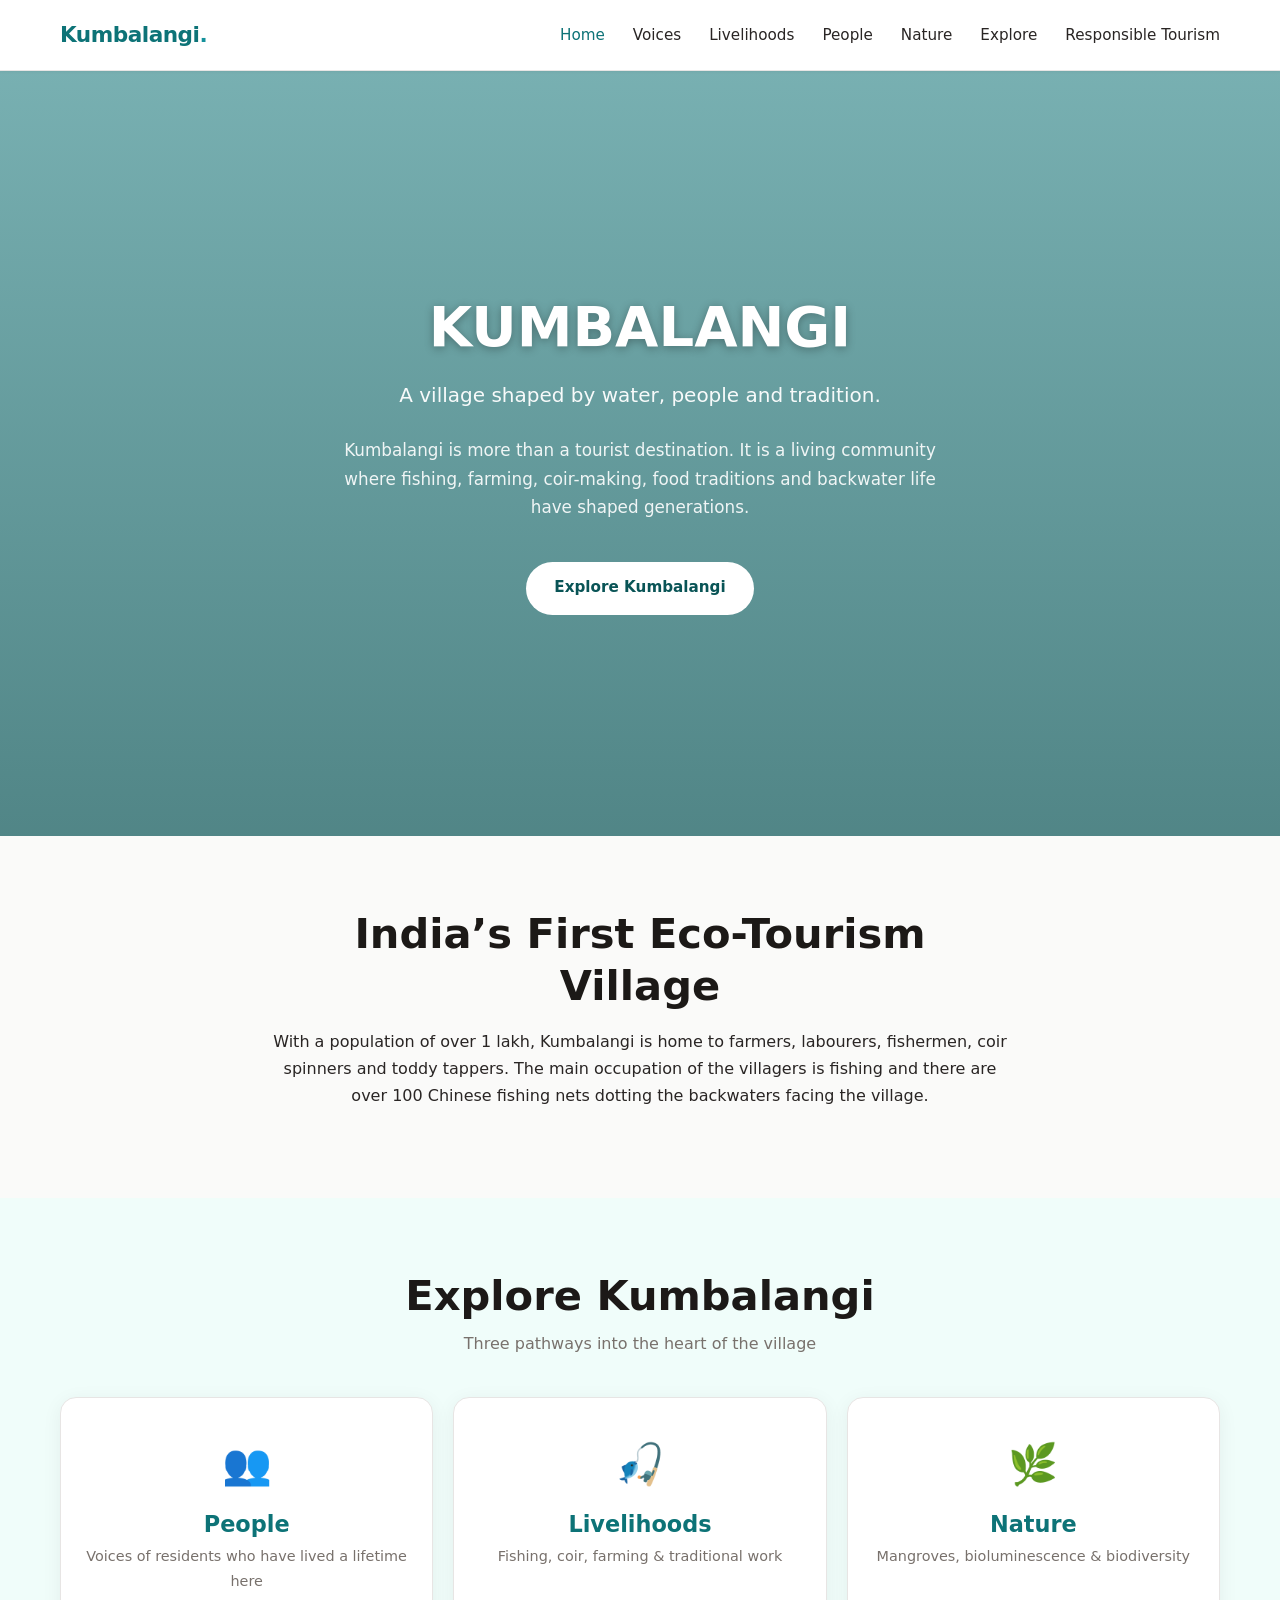
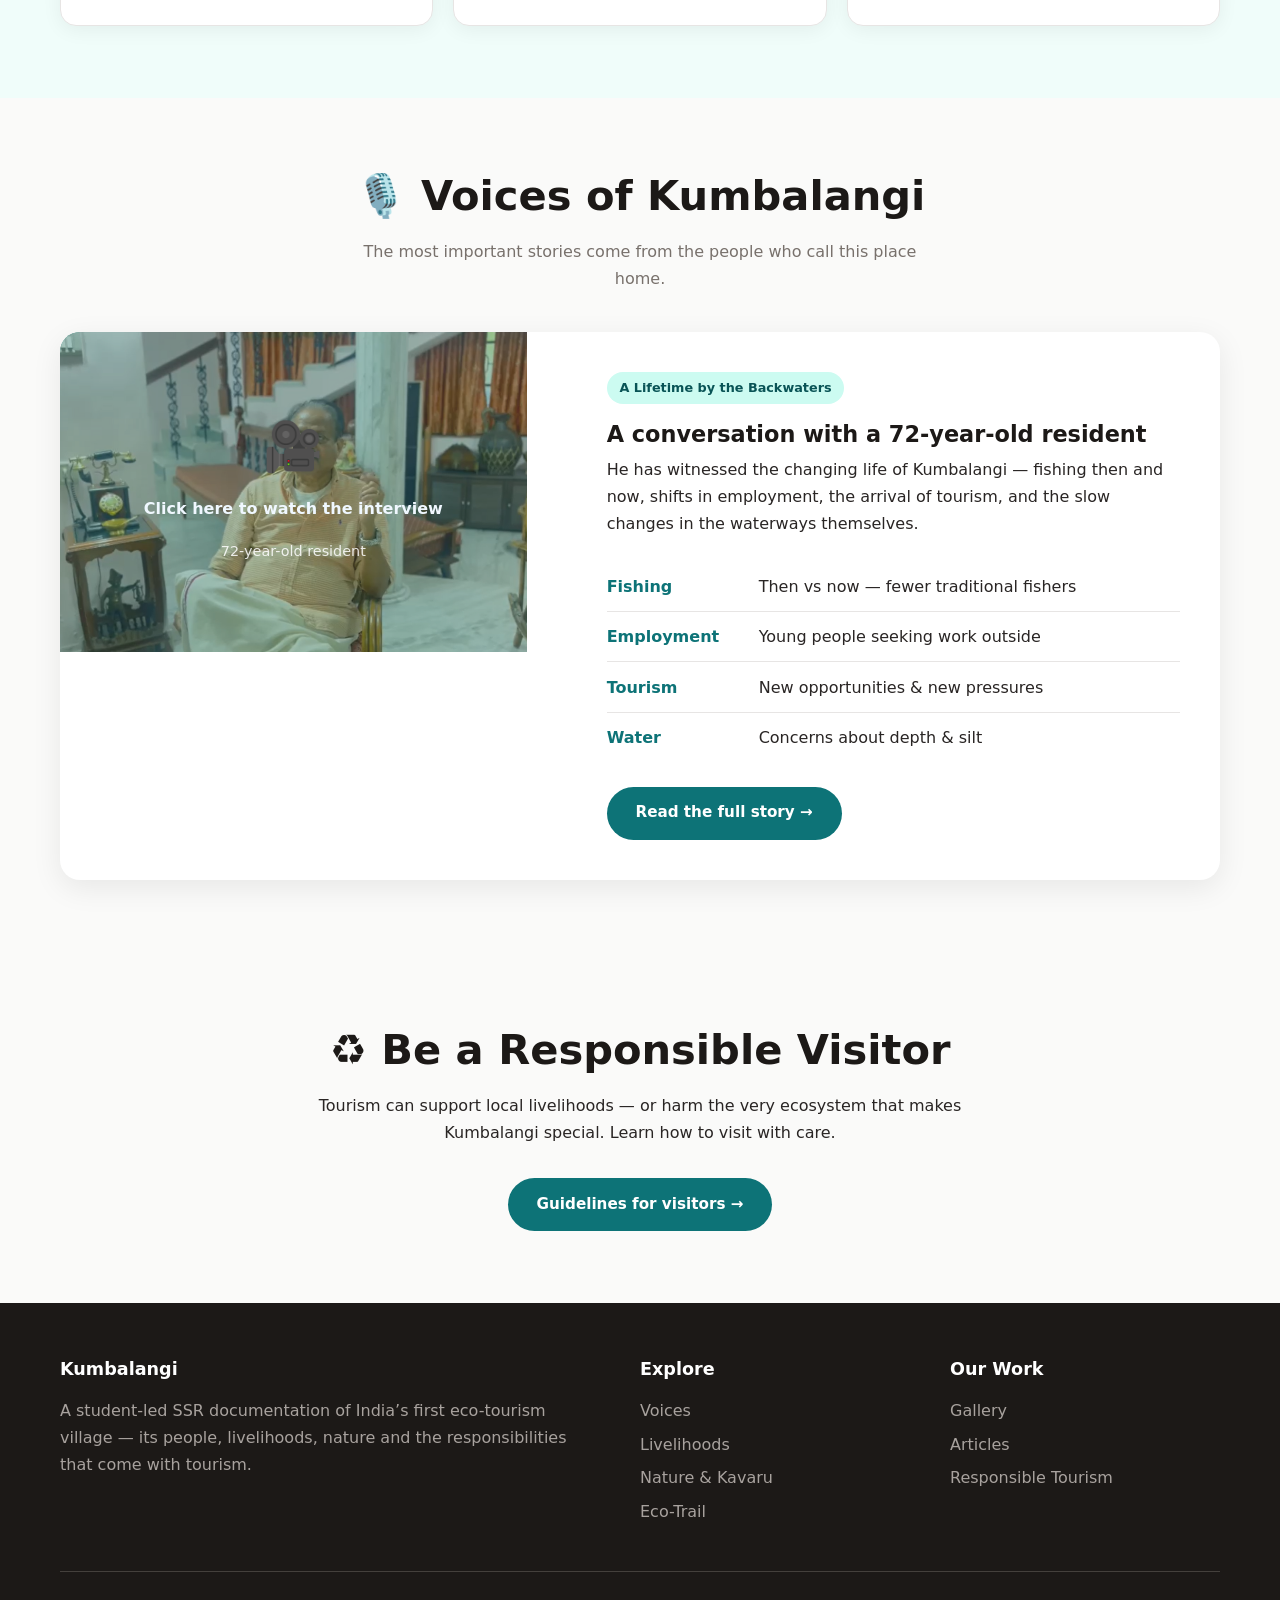
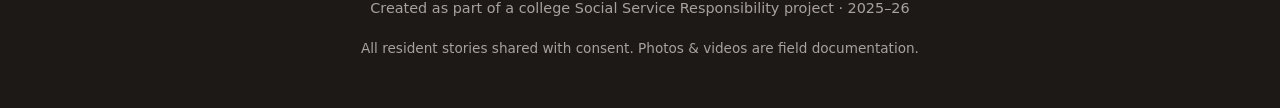
<file: index.html>
<!DOCTYPE html>
<html lang="en">
<head>
  <meta charset="UTF-8">
  <meta name="viewport" content="width=device-width, initial-scale=1.0">
  <title>Kumbalangi — A Village Shaped by Water, People & Tradition</title>
  <meta name="description" content="Explore Kumbalangi, India's first eco-tourism village. Discover its people, livelihoods, nature, bioluminescence (kavaru), and our SSR contribution.">
  <link rel="stylesheet" href="./css/style.css">
</head>
<body>
  <!-- Header -->
  <header class="header">
    <div class="container nav">
      <a href="index.html" class="logo">Kumbalangi<span>.</span></a>
      <button class="menu-toggle" aria-label="Menu">☰</button>
      <ul class="nav-links">
        <li><a href="index.html" class="active">Home</a></li>
        <li><a href="pages/voices.html">Voices</a></li>
        <li><a href="pages/livelihoods.html">Livelihoods</a></li>
        <li><a href="pages/people.html">People</a></li>
        <li><a href="pages/nature.html">Nature</a></li>
        <li><a href="pages/explore.html">Explore</a></li>
        <li><a href="pages/responsible.html">Responsible Tourism</a></li>
      </ul>
    </div>
  </header>

  <!-- Hero -->
  <section class="hero">
    <div class="hero-content">
      <h1>KUMBALANGI</h1>
      <p class="hero-tagline">A village shaped by water, people and tradition.</p>
      <p class="hero-intro">
        Kumbalangi is more than a tourist destination. It is a living community where fishing, farming, coir-making, food traditions and backwater life have shaped generations.
      </p>
      <a href="#explore" class="btn btn-primary">Explore Kumbalangi</a>
    </div>
  </section>

  <!-- Intro -->
  <section class="section">
    <div class="container" style="text-align:center; max-width:780px;">
      <h2>India’s First Eco-Tourism Village</h2>
      <p>
        With a population of over 1 lakh, Kumbalangi is home to farmers, labourers, fishermen, coir spinners and toddy tappers. The main occupation of the villagers is fishing and there are over 100 Chinese fishing nets dotting the backwaters facing the village.
      </p>
    </div>
  </section>

  <!-- Explore Buttons -->
  <section class="section section-alt" id="explore">
    <div class="container">
      <h2 style="text-align:center; margin-bottom:0.5rem;">Explore Kumbalangi</h2>
      <p style="text-align:center; color:var(--earth); margin-bottom:2.5rem;">Three pathways into the heart of the village</p>
      <div class="explore-grid">
        <a href="pages/voices.html" class="explore-card">
          <div class="icon">👥</div>
          <h3>People</h3>
          <p>Voices of residents who have lived a lifetime here</p>
        </a>
        <a href="pages/livelihoods.html" class="explore-card">
          <div class="icon">🎣</div>
          <h3>Livelihoods</h3>
          <p>Fishing, coir, farming & traditional work</p>
        </a>
        <a href="pages/nature.html#kavaru" class="explore-card">
          <div class="icon">🌿</div>
          <h3>Nature</h3>
          <p>Mangroves, bioluminescence & biodiversity</p>
        </a>
      </div>
    </div>
  </section>

  <!-- Voices Preview -->
  <section class="section">
    <div class="container">
      <h2 style="text-align:center;">🎙️ Voices of Kumbalangi</h2>
      <p style="text-align:center; max-width:600px; margin:0 auto 2.5rem; color:var(--earth);">
        The most important stories come from the people who call this place home.
      </p>
      <div class="voice-profile">
        <div class="voice-media">
          <img src="images/intlo_thatha.png" alt="Elder resident by the backwaters">
          <div style="position:relative; z-index:1; text-align:center; padding:2rem;">
            <div style="font-size:3rem; margin-bottom:0.5rem;">🎥</div>
            <p style="font-weight:600;">
              <a href="pages/voices.html" style="color: aliceblue;">Click here to watch the interview</a>
            </p>
            <p style="font-size:0.9rem; opacity:0.85;">72-year-old resident</p>
          </div>
        </div>
        <div class="voice-content">
          <span class="voice-badge">A Lifetime by the Backwaters</span>
          <h3>A conversation with a 72-year-old resident</h3>
          <p>He has witnessed the changing life of Kumbalangi — fishing then and now, shifts in employment, the arrival of tourism, and the slow changes in the waterways themselves.</p>
          <ul class="change-list">
            <li><span class="label">Fishing</span> Then vs now — fewer traditional fishers</li>
            <li><span class="label">Employment</span> Young people seeking work outside</li>
            <li><span class="label">Tourism</span> New opportunities & new pressures</li>
            <li><span class="label">Water</span> Concerns about depth & silt</li>
          </ul>
          <a href="pages/voices.html" class="btn btn-solid">Read the full story →</a>
        </div>
      </div>
    </div>
  </section>


  <!-- Responsible Teaser -->
  <section class="section">
    <div class="container" style="text-align:center; max-width:700px;">
      <h2>♻️ Be a Responsible Visitor</h2>
      <p>Tourism can support local livelihoods — or harm the very ecosystem that makes Kumbalangi special. Learn how to visit with care.</p>
      <a href="pages/responsible.html" class="btn btn-solid" style="margin-top:1rem;">Guidelines for visitors →</a>
    </div>
  </section>

  <!-- Footer -->
  <footer class="footer">
    <div class="container">
      <div class="footer-grid">
        <div>
          <h4>Kumbalangi</h4>
          <p style="margin-bottom:1rem;">A student-led SSR documentation of India’s first eco-tourism village — its people, livelihoods, nature and the responsibilities that come with tourism.</p>
        </div>
        <div>
          <h4>Explore</h4>
          <a href="pages/voices.html">Voices</a>
          <a href="pages/livelihoods.html">Livelihoods</a>
          <a href="pages/nature.html">Nature & Kavaru</a>
          <a href="pages/explore.html">Eco-Trail</a>
        </div>
        <div>
          <h4>Our Work</h4>
          <a href="pages/gallery.html">Gallery</a>
          <a href="https://linktr.ee/mannsip">Articles</a>
          <a href="pages/responsible.html">Responsible Tourism</a>
        </div>
      </div>
      <div class="footer-bottom">
        <p>Created as part of a college Social Service Responsibility project · 2025–26</p>
        <p style="margin-top:0.4rem; font-size:0.85rem;">All resident stories shared with consent. Photos & videos are field documentation.</p>
      </div>
    </div>
  </footer>

  <script src="./js/main.js"></script>
</body>
</html>
</file>
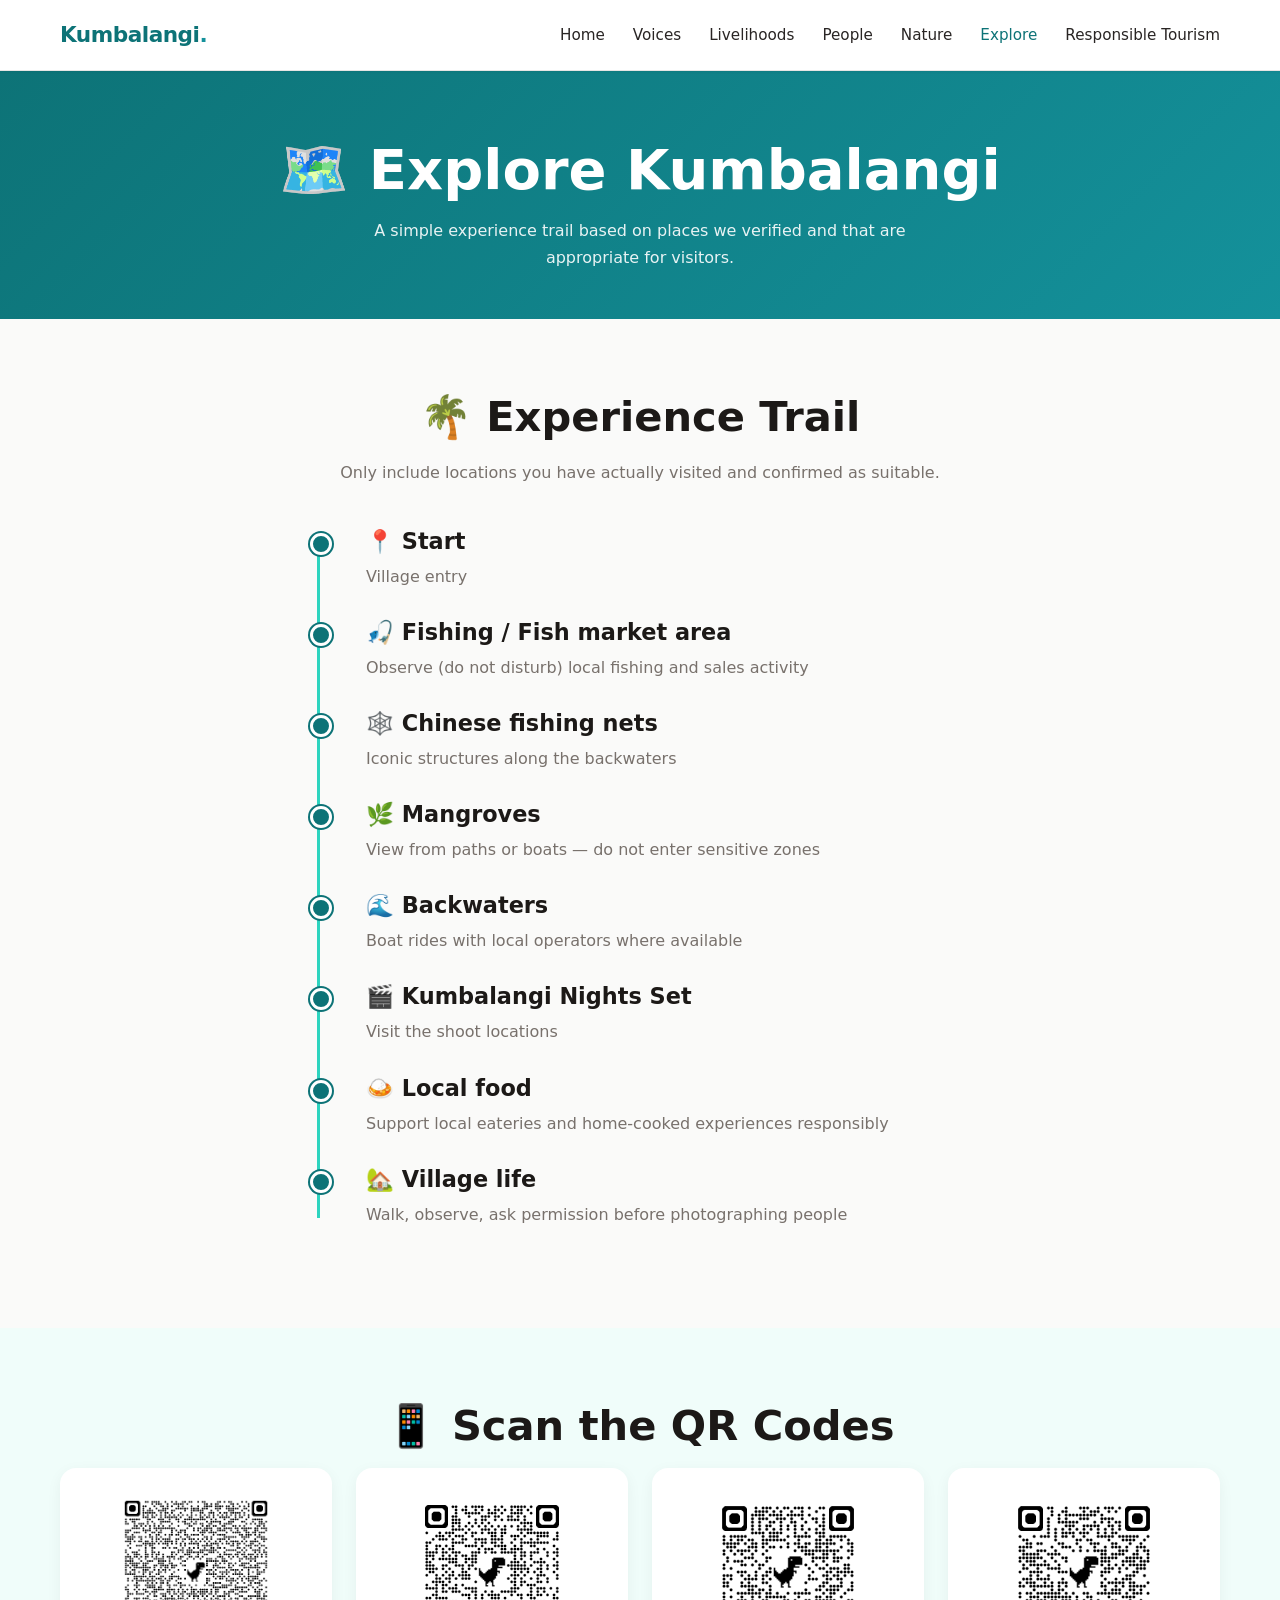
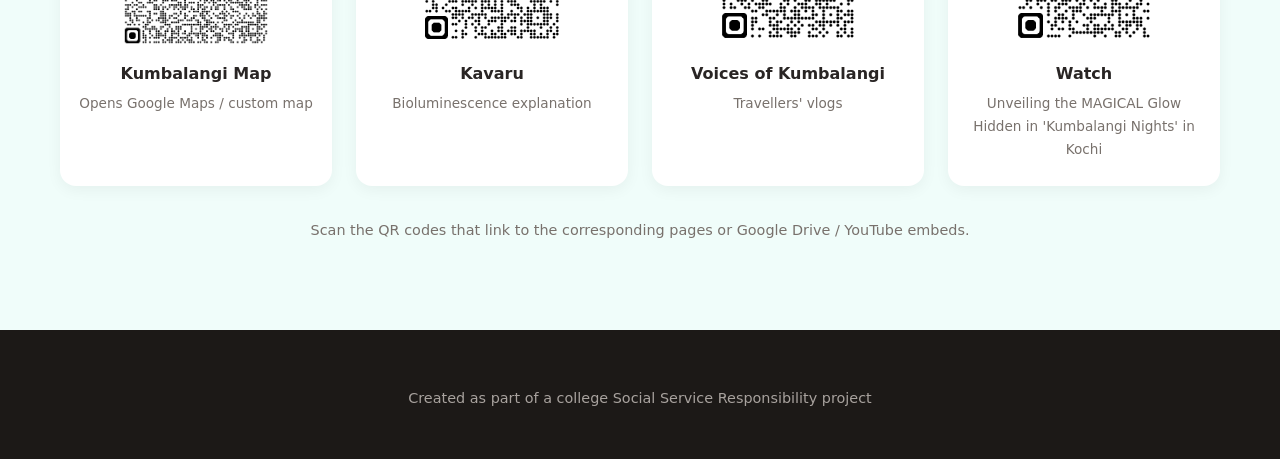
<file: pages/explore.html>
<!DOCTYPE html>
<html lang="en">
<head>
  <meta charset="UTF-8">
  <meta name="viewport" content="width=device-width, initial-scale=1.0">
  <title>Explore Kumbalangi — Eco-Trail & Map</title>
  <link rel="stylesheet" href="../css/style.css">
</head>
<body>
  <header class="header">
    <div class="container nav">
      <a href="../index.html" class="logo">Kumbalangi<span>.</span></a>
      <button class="menu-toggle" aria-label="Menu">☰</button>
      <ul class="nav-links">
        <li><a href="../index.html">Home</a></li>
        <li><a href="voices.html">Voices</a></li>
        <li><a href="livelihoods.html">Livelihoods</a></li>
        <li><a href="people.html">People</a></li>
        <li><a href="nature.html">Nature</a></li>
        <li><a href="explore.html" class="active">Explore</a></li>
        <li><a href="responsible.html">Responsible Tourism</a></li>
      </ul>
    </div>
  </header>

  <section style="background:linear-gradient(135deg,#0d7377,#14919b); color:white; padding:4rem 0 3rem; text-align:center;">
    <div class="container">
      <h1 style="color:white;">🗺️ Explore Kumbalangi</h1>
      <p style="opacity:0.9; max-width:600px; margin:0.75rem auto 0;">A simple experience trail based on places we verified and that are appropriate for visitors.</p>
    </div>
  </section>

  <section class="section">
    <div class="container" style="max-width:700px;">
      <h2 style="text-align:center;">🌴 Experience Trail</h2>
      <p style="text-align:center; color:var(--earth); margin-bottom:2.5rem;">Only include locations you have actually visited and confirmed as suitable.</p>

      <div class="trail">
        <div class="trail-item">
          <h3>📍 Start</h3>
          <p style="color:var(--earth); margin:0;">Village entry</p>
        </div>
        <div class="trail-item">
          <h3>🎣 Fishing / Fish market area</h3>
          <p style="color:var(--earth); margin:0;">Observe (do not disturb) local fishing and sales activity</p>
        </div>
        <div class="trail-item">
          <h3>🕸️ Chinese fishing nets</h3>
          <p style="color:var(--earth); margin:0;">Iconic structures along the backwaters</p>
        </div>
        <div class="trail-item">
          <h3>🌿 Mangroves</h3>
          <p style="color:var(--earth); margin:0;">View from paths or boats — do not enter sensitive zones</p>
        </div>
        <div class="trail-item">
          <h3>🌊 Backwaters</h3>
          <p style="color:var(--earth); margin:0;">Boat rides with local operators where available</p>
        </div>
        <div class="trail-item">
          <h3>🎬 Kumbalangi Nights Set</h3>
          <p style="color:var(--earth); margin:0;">Visit the shoot locations</p>
        </div>
        <div class="trail-item">
          <h3>🍛 Local food</h3>
          <p style="color:var(--earth); margin:0;">Support local eateries and home-cooked experiences responsibly</p>
        </div>
        <div class="trail-item">
          <h3>🏡 Village life</h3>
          <p style="color:var(--earth); margin:0;">Walk, observe, ask permission before photographing people</p>
        </div>
      </div>
    </div>
  </section>

  <!-- QR Codes -->
  <section class="section section-alt">
    <div class="container">
      <h2 style="text-align:center;">📱 Scan the QR Codes</h2>

      <div class="qr-grid">
        <div class="qr-card">
          <img src="../images/kmaps.png" alt="QR code for the Kumbalangi map" style="width:100%; height:160px; object-fit:contain;">
          <strong>Kumbalangi Map</strong>
          <p style="font-size:0.85rem; color:var(--earth); margin:0.3rem 0 0;">Opens Google Maps / custom map</p>
        </div>
        <div class="qr-card">
          <img src="../images/article.png" alt="QR code for the Kumbalangi map" style="width:100%; height:160px; object-fit:contain;">
          <strong>Kavaru</strong>
          <p style="font-size:0.85rem; color:var(--earth); margin:0.3rem 0 0;">Bioluminescence explanation</p>
        </div>
        <div class="qr-card">
          <img src="../images/tourists.png" alt="QR code for the Kumbalangi map" style="width:100%; height:160px; object-fit:contain;">
          <strong>Voices of Kumbalangi</strong>
          <p style="font-size:0.85rem; color:var(--earth); margin:0.3rem 0 0;">Travellers' vlogs</p>
        </div>
        <div class="qr-card">
          <img src="../images/biol.png" alt="QR code for the Kumbalangi map" style="width:100%; height:160px; object-fit:contain;">
          <strong>Watch</strong>
          <p style="font-size:0.85rem; color:var(--earth); margin:0.3rem 0 0;">Unveiling the MAGICAL Glow Hidden in 'Kumbalangi Nights' in Kochi</p>
        </div>
      </div>
      <p style="text-align:center; margin-top:2rem; font-size:0.9rem; color:var(--earth);">
        Scan the QR codes that link to the corresponding pages or Google Drive / YouTube embeds.
      </p>
    </div>
  </section>

  <footer class="footer">
    <div class="container">
      <div class="footer-bottom" style="border:none; padding-top:0;">
        <p>Created as part of a college Social Service Responsibility project</p>
      </div>
    </div>
  </footer>
  <script src="../js/main.js"></script>
</body>
</html>
</file>
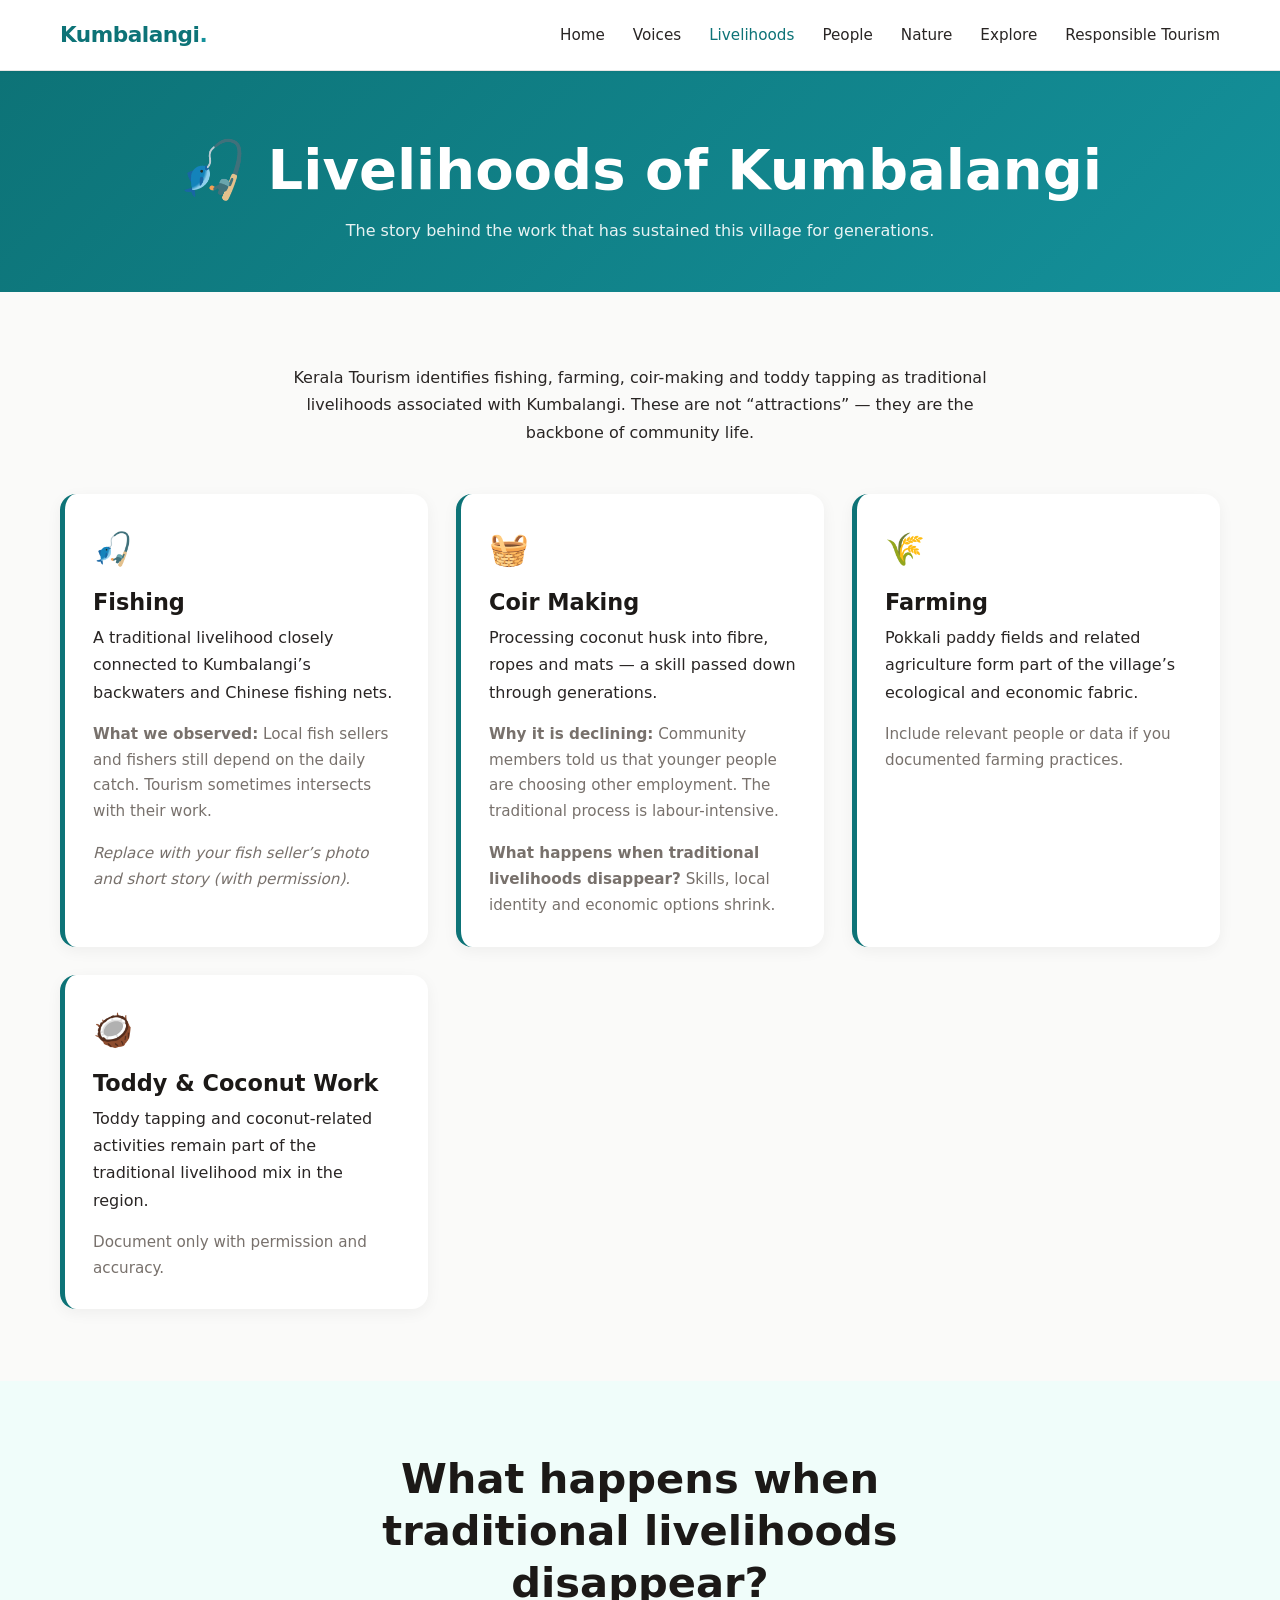
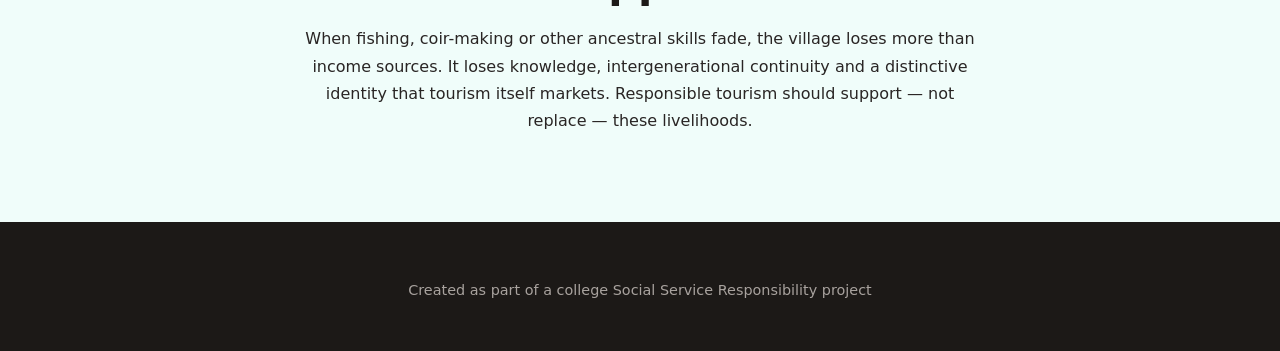
<file: pages/livelihoods.html>
<!DOCTYPE html>
<html lang="en">
<head>
  <meta charset="UTF-8">
  <meta name="viewport" content="width=device-width, initial-scale=1.0">
  <title>Livelihoods of Kumbalangi</title>
  <link rel="stylesheet" href="../css/style.css">
</head>
<body>
  <header class="header">
    <div class="container nav">
      <a href="../index.html" class="logo">Kumbalangi<span>.</span></a>
      <button class="menu-toggle" aria-label="Menu">☰</button>
      <ul class="nav-links">
        <li><a href="../index.html">Home</a></li>
        <li><a href="voices.html">Voices</a></li>
        <li><a href="livelihoods.html" class="active">Livelihoods</a></li>
        <li><a href="people.html">People</a></li>
        <li><a href="nature.html">Nature</a></li>
        <li><a href="explore.html">Explore</a></li>
        <li><a href="responsible.html">Responsible Tourism</a></li>
      </ul>
    </div>
  </header>

  <section style="background:linear-gradient(135deg,#0d7377,#14919b); color:white; padding:4rem 0 3rem; text-align:center;">
    <div class="container">
      <h1 style="color:white;">🎣 Livelihoods of Kumbalangi</h1>
      <p style="opacity:0.9; max-width:620px; margin:0.75rem auto 0;">The story behind the work that has sustained this village for generations.</p>
    </div>
  </section>

  <section class="section">
    <div class="container">
      <p style="text-align:center; max-width:700px; margin:0 auto 3rem;">
        Kerala Tourism identifies fishing, farming, coir-making and toddy tapping as traditional livelihoods associated with Kumbalangi. These are not “attractions” — they are the backbone of community life.
      </p>

      <div class="livelihood-grid">
        <!-- Fishing -->
        <div class="livelihood-card">
          <div class="icon">🎣</div>
          <h3>Fishing</h3>
          <p>A traditional livelihood closely connected to Kumbalangi’s backwaters and Chinese fishing nets.</p>
          <p style="font-size:0.95rem; color:var(--earth);"><strong>What we observed:</strong> Local fish sellers and fishers still depend on the daily catch. Tourism sometimes intersects with their work.</p>
          <p style="font-size:0.95rem; color:var(--earth); margin-bottom:0;"><em>Replace with your fish seller’s photo and short story (with permission).</em></p>
        </div>

        <!-- Coir -->
        <div class="livelihood-card">
          <div class="icon">🧺</div>
          <h3>Coir Making</h3>
          <p>Processing coconut husk into fibre, ropes and mats — a skill passed down through generations.</p>
          <p style="font-size:0.95rem; color:var(--earth);"><strong>Why it is declining:</strong> Community members told us that younger people are choosing other employment. The traditional process is labour-intensive.</p>
          <p style="font-size:0.95rem; color:var(--earth); margin-bottom:0;"><strong>What happens when traditional livelihoods disappear?</strong> Skills, local identity and economic options shrink.</p>
        </div>

        <!-- Farming -->
        <div class="livelihood-card">
          <div class="icon">🌾</div>
          <h3>Farming</h3>
          <p>Pokkali paddy fields and related agriculture form part of the village’s ecological and economic fabric.</p>
          <p style="font-size:0.95rem; color:var(--earth); margin-bottom:0;">Include relevant people or data if you documented farming practices.</p>
        </div>

        <!-- Toddy / Coconut -->
        <div class="livelihood-card">
          <div class="icon">🥥</div>
          <h3>Toddy & Coconut Work</h3>
          <p>Toddy tapping and coconut-related activities remain part of the traditional livelihood mix in the region.</p>
          <p style="font-size:0.95rem; color:var(--earth); margin-bottom:0;">Document only with permission and accuracy.</p>
        </div>
      </div>
    </div>
  </section>

  <!-- Reflection -->
  <section class="section section-alt">
    <div class="container" style="max-width:720px; text-align:center;">
      <h2>What happens when traditional livelihoods disappear?</h2>
      <p>When fishing, coir-making or other ancestral skills fade, the village loses more than income sources. It loses knowledge, intergenerational continuity and a distinctive identity that tourism itself markets. Responsible tourism should support — not replace — these livelihoods.</p>
    </div>
  </section>

  <footer class="footer">
    <div class="container">
      <div class="footer-bottom" style="border:none; padding-top:0;">
        <p>Created as part of a college Social Service Responsibility project</p>
      </div>
    </div>
  </footer>
  <script src="../js/main.js"></script>
</body>
</html>
</file>
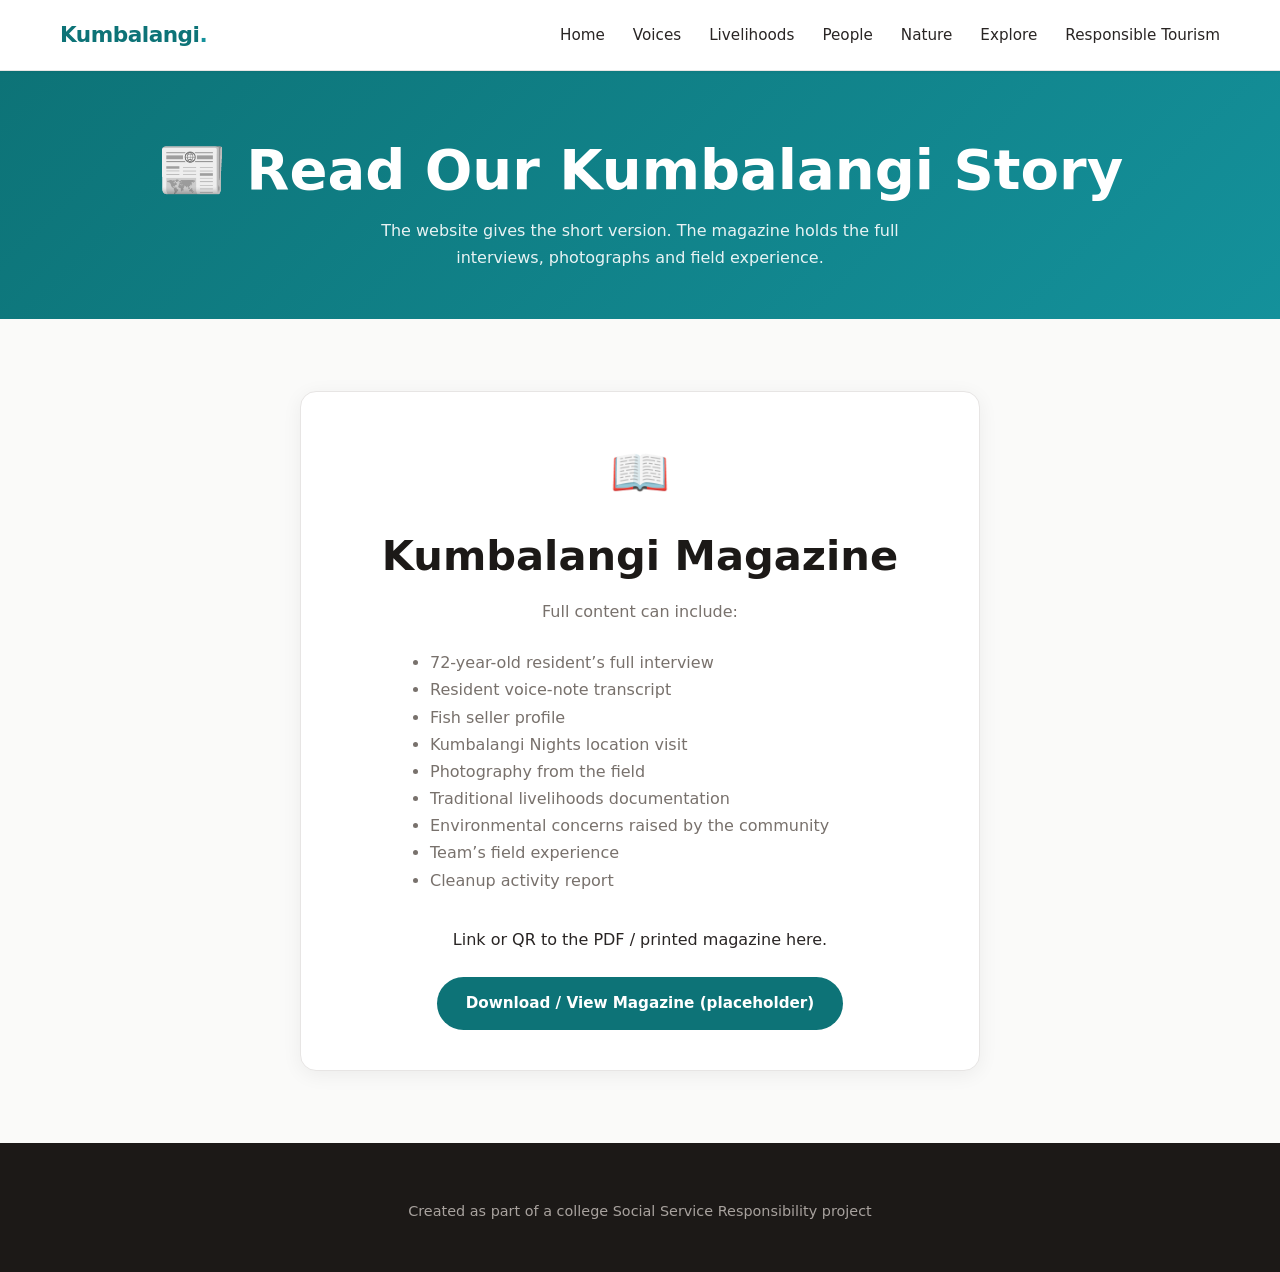
<file: pages/magazine.html>
<!DOCTYPE html>
<html lang="en">
<head>
  <meta charset="UTF-8">
  <meta name="viewport" content="width=device-width, initial-scale=1.0">
  <title>Kumbalangi Magazine / Story</title>
  <link rel="stylesheet" href="../css/style.css">
</head>
<body>
  <header class="header">
    <div class="container nav">
      <a href="../index.html" class="logo">Kumbalangi<span>.</span></a>
      <button class="menu-toggle" aria-label="Menu">☰</button>
      <ul class="nav-links">
        <li><a href="../index.html">Home</a></li>
        <li><a href="voices.html">Voices</a></li>
        <li><a href="livelihoods.html">Livelihoods</a></li>
        <li><a href="people.html">People</a></li>
        <li><a href="nature.html">Nature</a></li>
        <li><a href="explore.html">Explore</a></li>
        <li><a href="responsible.html">Responsible Tourism</a></li>
      </ul>
    </div>
  </header>

  <section style="background:linear-gradient(135deg,#0d7377,#14919b); color:white; padding:4rem 0 3rem; text-align:center;">
    <div class="container">
      <h1 style="color:white;">📰 Read Our Kumbalangi Story</h1>
      <p style="opacity:0.9; max-width:600px; margin:0.75rem auto 0;">The website gives the short version. The magazine holds the full interviews, photographs and field experience.</p>
    </div>
  </section>

  <section class="section">
    <div class="container" style="max-width:720px; text-align:center;">
      <div class="card" style="padding:2.5rem;">
        <div style="font-size:3rem; margin-bottom:1rem;">📖</div>
        <h2>Kumbalangi Magazine</h2>
        <p style="color:var(--earth); margin-bottom:1.5rem;">
          Full content can include:
        </p>
        <ul style="text-align:left; max-width:420px; margin:0 auto 2rem; color:var(--earth);">
          <li>72-year-old resident’s full interview</li>
          <li>Resident voice-note transcript</li>
          <li>Fish seller profile</li>
          <li>Kumbalangi Nights location visit</li>
          <li>Photography from the field</li>
          <li>Traditional livelihoods documentation</li>
          <li>Environmental concerns raised by the community</li>
          <li>Team’s field experience</li>
          <li>Cleanup activity report</li>
        </ul>
        <p style="margin-bottom:1.5rem;">Link or QR to the PDF / printed magazine here.</p>
        <a href="#" class="btn btn-solid">Download / View Magazine (placeholder)</a>
      </div>
    </div>
  </section>

  <footer class="footer">
    <div class="container">
      <div class="footer-bottom" style="border:none; padding-top:0;">
        <p>Created as part of a college Social Service Responsibility project</p>
      </div>
    </div>
  </footer>
  <script src="../js/main.js"></script>
</body>
</html>
</file>
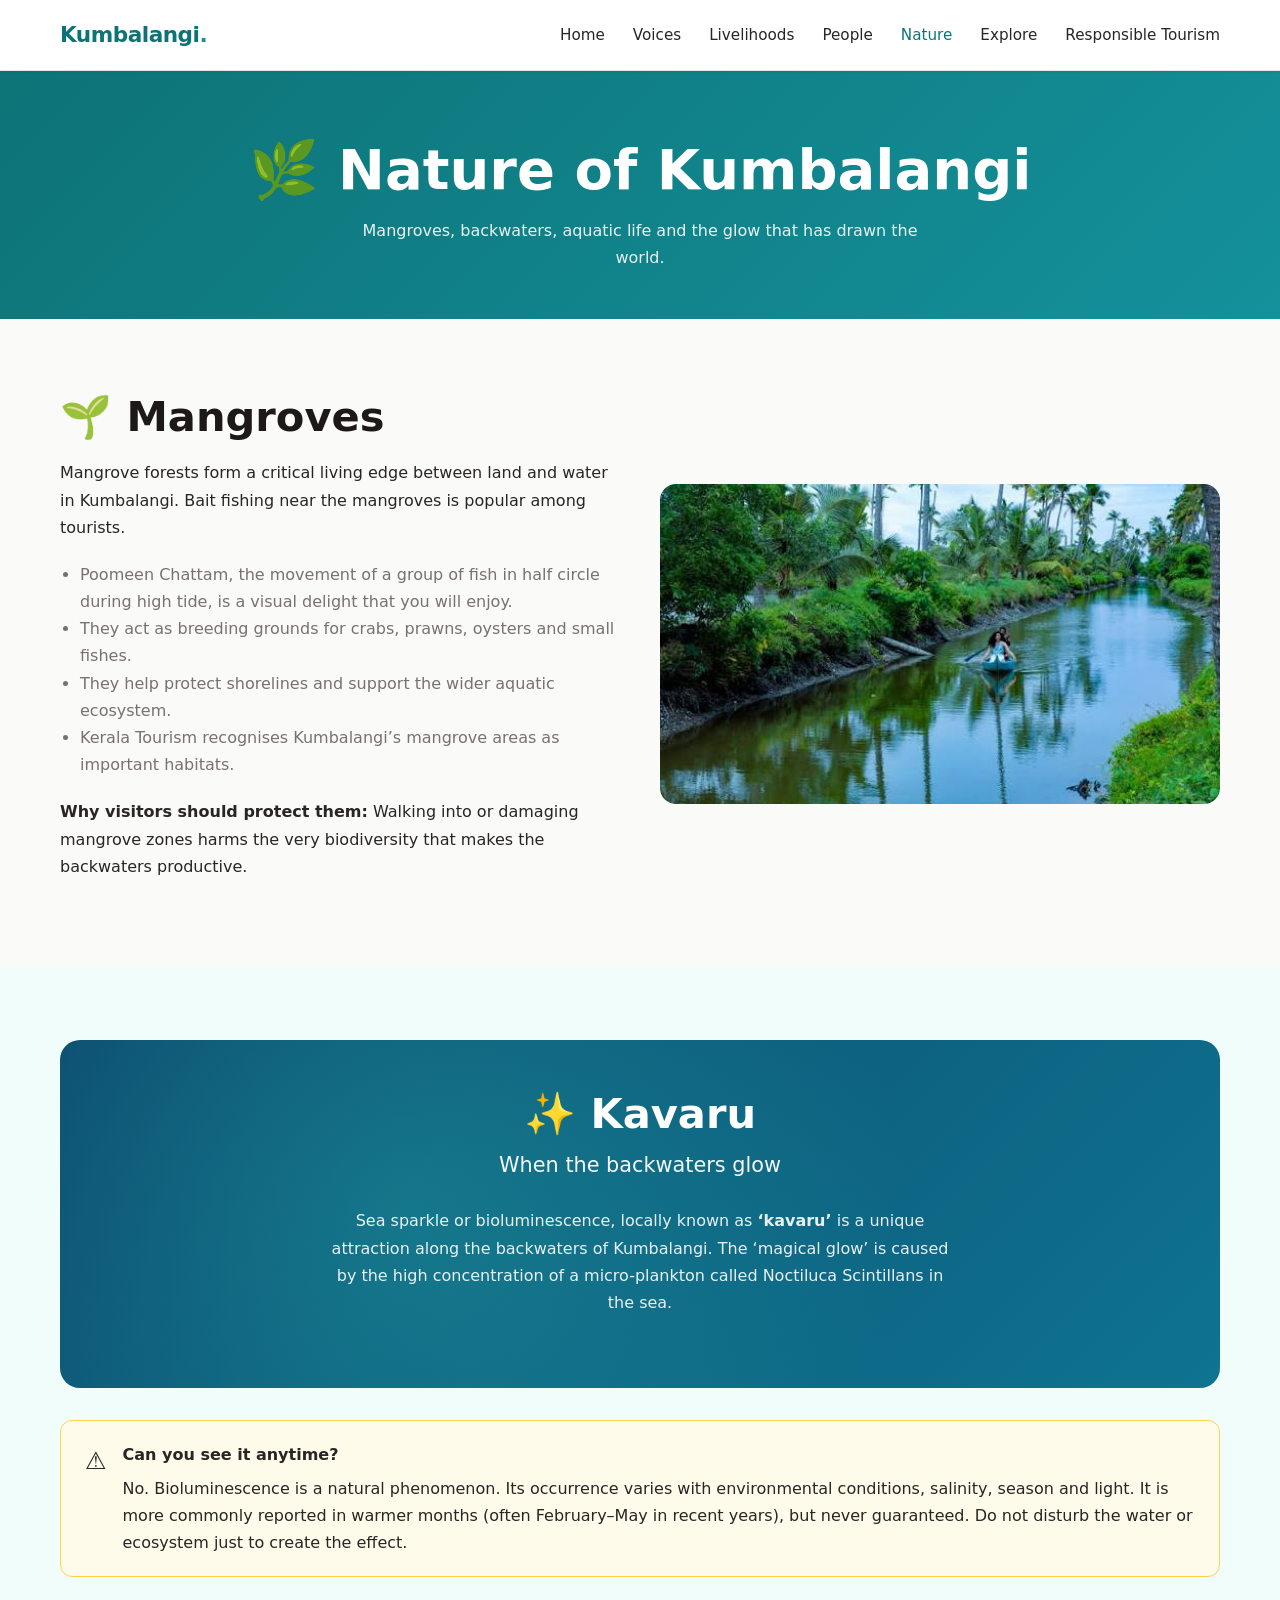
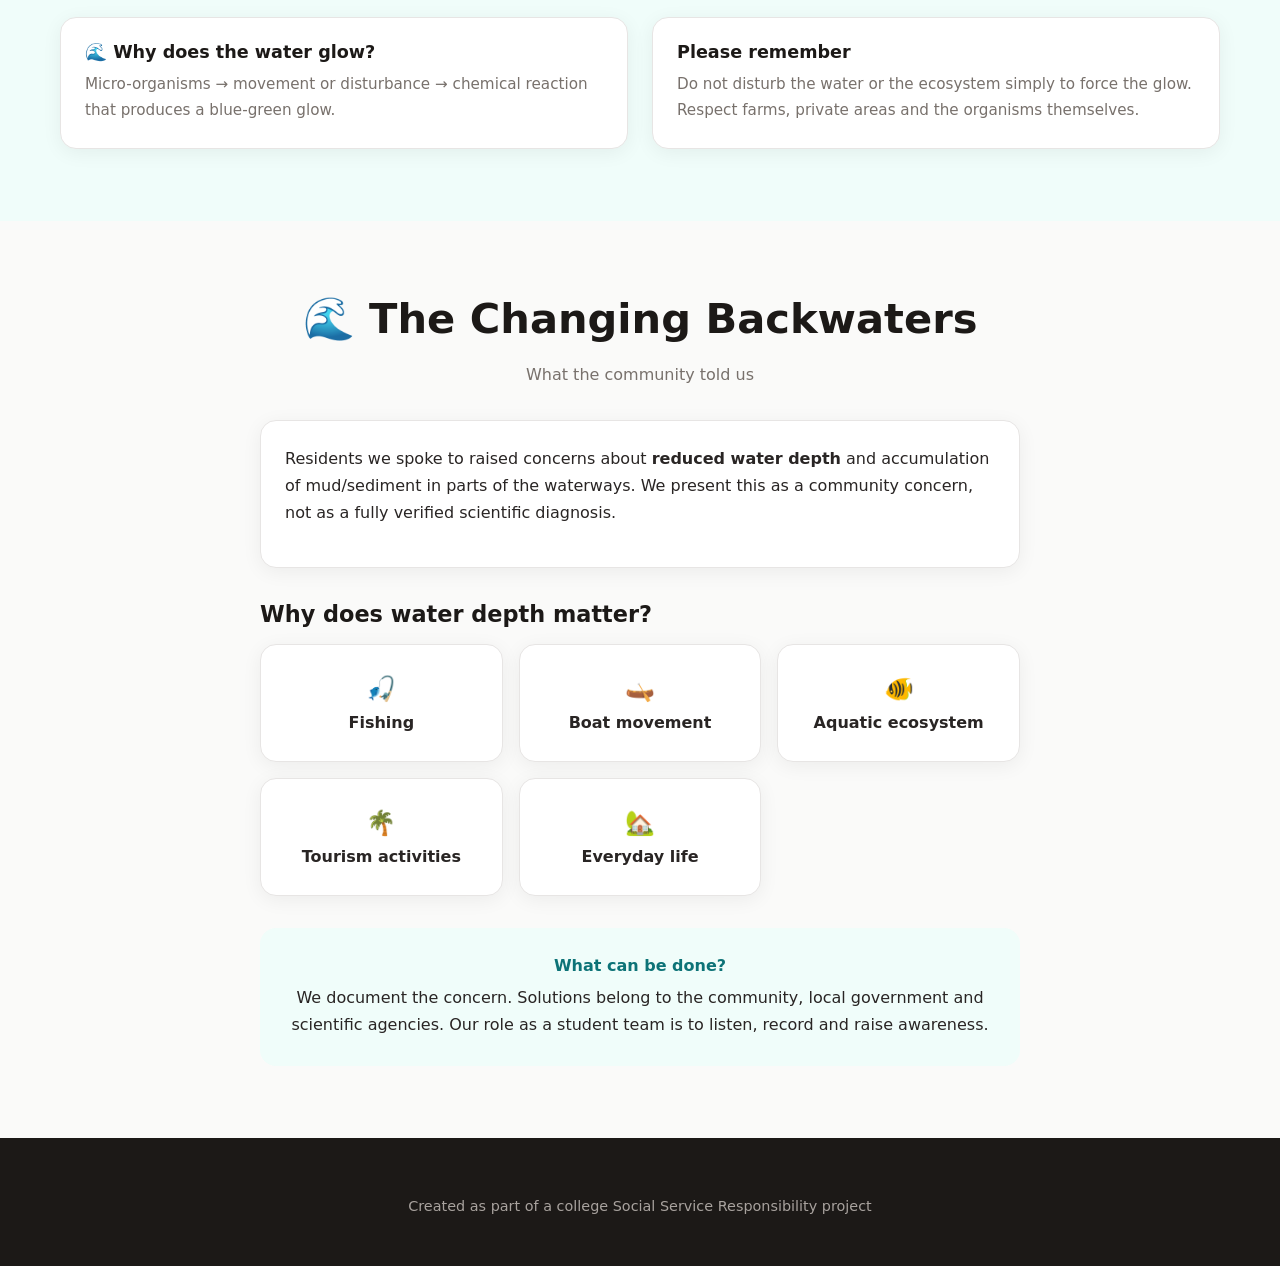
<file: pages/nature.html>
<!DOCTYPE html>
<html lang="en">
<head>
  <meta charset="UTF-8">
  <meta name="viewport" content="width=device-width, initial-scale=1.0">
  <title>Nature of Kumbalangi — Mangroves, Backwaters & Kavaru</title>
  <link rel="stylesheet" href="../css/style.css">
</head>
<body>
  <header class="header">
    <div class="container nav">
      <a href="../index.html" class="logo">Kumbalangi<span>.</span></a>
      <button class="menu-toggle" aria-label="Menu">☰</button>
      <ul class="nav-links">
        <li><a href="../index.html">Home</a></li>
        <li><a href="voices.html">Voices</a></li>
        <li><a href="livelihoods.html">Livelihoods</a></li>
        <li><a href="people.html">People</a></li>
        <li><a href="nature.html" class="active">Nature</a></li>
        <li><a href="explore.html">Explore</a></li>
        <li><a href="responsible.html">Responsible Tourism</a></li>
      </ul>
    </div>
  </header>

  <section style="background:linear-gradient(135deg,#0d7377,#14919b); color:white; padding:4rem 0 3rem; text-align:center;">
    <div class="container">
      <h1 style="color:white;">🌿 Nature of Kumbalangi</h1>
      <p style="opacity:0.9; max-width:600px; margin:0.75rem auto 0;">Mangroves, backwaters, aquatic life and the glow that has drawn the world.</p>
    </div>
  </section>

  <!-- Mangroves -->
  <section class="section">
    <div class="container">
      <div style="display:grid; grid-template-columns:1fr 1fr; gap:2.5rem; align-items:center;">
        <div>
          <h2>🌱 Mangroves</h2>
          <p>Mangrove forests form a critical living edge between land and water in Kumbalangi. Bait fishing near the mangroves is popular among tourists.</p>
          <ul style="margin:1.25rem 0; padding-left:1.25rem; color:var(--earth);">
            <li>Poomeen Chattam, the movement of a group of fish in half circle during high tide, is a visual delight that you will enjoy.</li>
            <li>They act as breeding grounds for crabs, prawns, oysters and small fishes.</li>
            <li>They help protect shorelines and support the wider aquatic ecosystem.</li>
            <li>Kerala Tourism recognises Kumbalangi’s mangrove areas as important habitats.</li>
          </ul>
          <p><strong>Why visitors should protect them:</strong> Walking into or damaging mangrove zones harms the very biodiversity that makes the backwaters productive.</p>
        </div>
        <div style="border-radius:1rem; overflow:hidden; height:320px;">
          <img src="../images/mangrove.jpg" alt="Mangrove / water landscape" style="width:100%; height:100%; object-fit:cover;">
        </div>
      </div>
    </div>
  </section>

  <!-- Kavaru -->
  <section class="section section-alt" id="kavaru">
    <div class="container">
      <div class="kavaru-hero">
        <div style="position:relative; z-index:1;">
          <h2 style="color:white; margin-bottom:0.5rem;">✨ Kavaru</h2>
          <p style="font-size:1.3rem; opacity:0.95; margin-bottom:1.5rem;">When the backwaters glow</p>
          <p style="max-width:620px; margin:0 auto 1.5rem; opacity:0.9;">
            Sea sparkle or bioluminescence, locally known as <strong>‘kavaru’</strong> is a unique attraction along the backwaters of Kumbalangi. The ‘magical glow’ is caused by the high concentration of a micro-plankton called Noctiluca Scintillans in the sea. 
          </p>
        </div>
      </div>

      <div class="warning-box" style="margin-top:2rem;">
        <div class="icon">⚠️</div>
        <div>
          <strong>Can you see it anytime?</strong>
          <p style="margin:0.4rem 0 0;">No. Bioluminescence is a natural phenomenon. Its occurrence varies with environmental conditions, salinity, season and light. It is more commonly reported in warmer months (often February–May in recent years), but never guaranteed. Do not disturb the water or ecosystem just to create the effect.</p>
        </div>
      </div>

      <div style="margin-top:2.5rem; display:grid; grid-template-columns:repeat(auto-fit,minmax(240px,1fr)); gap:1.5rem;">
        <div class="card"><div class="card-body">
          <h3 style="font-size:1.1rem;">🌊 Why does the water glow?</h3>
          <p style="font-size:0.95rem; color:var(--earth); margin:0;">Micro-organisms → movement or disturbance → chemical reaction that produces a blue-green glow.</p>
        </div></div>
        <div class="card"><div class="card-body">
          <h3 style="font-size:1.1rem;">Please remember</h3>
          <p style="font-size:0.95rem; color:var(--earth); margin:0;">Do not disturb the water or the ecosystem simply to force the glow. Respect farms, private areas and the organisms themselves.</p>
        </div></div>
      </div>
    </div>
  </section>

  <!-- Changing Backwaters -->
  <section class="section">
    <div class="container" style="max-width:800px;">
      <h2 style="text-align:center;">🌊 The Changing Backwaters</h2>
      <p style="text-align:center; color:var(--earth); margin-bottom:2rem;">What the community told us</p>

      <div class="card" style="margin-bottom:2rem;">
        <div class="card-body">
          <p>Residents we spoke to raised concerns about <strong>reduced water depth</strong> and accumulation of mud/sediment in parts of the waterways. We present this as a community concern, not as a fully verified scientific diagnosis.</p>
        </div>
      </div>

      <h3 style="margin-bottom:1rem;">Why does water depth matter?</h3>
      <div style="display:grid; grid-template-columns:repeat(auto-fit,minmax(180px,1fr)); gap:1rem;">
        <div class="card"><div class="card-body" style="text-align:center;">
          <div style="font-size:1.5rem;">🎣</div>
          <strong>Fishing</strong>
        </div></div>
        <div class="card"><div class="card-body" style="text-align:center;">
          <div style="font-size:1.5rem;">🛶</div>
          <strong>Boat movement</strong>
        </div></div>
        <div class="card"><div class="card-body" style="text-align:center;">
          <div style="font-size:1.5rem;">🐠</div>
          <strong>Aquatic ecosystem</strong>
        </div></div>
        <div class="card"><div class="card-body" style="text-align:center;">
          <div style="font-size:1.5rem;">🌴</div>
          <strong>Tourism activities</strong>
        </div></div>
        <div class="card"><div class="card-body" style="text-align:center;">
          <div style="font-size:1.5rem;">🏡</div>
          <strong>Everyday life</strong>
        </div></div>
      </div>

      <div style="background:#f0fdfa; border-radius:1rem; padding:1.75rem; margin-top:2rem; text-align:center;">
        <h4 style="color:var(--primary);">What can be done?</h4>
        <p style="margin:0.5rem 0 0;">We document the concern. Solutions belong to the community, local government and scientific agencies. Our role as a student team is to listen, record and raise awareness.</p>
      </div>
    </div>
  </section>

  <footer class="footer">
    <div class="container">
      <div class="footer-bottom" style="border:none; padding-top:0;">
        <p>Created as part of a college Social Service Responsibility project</p>
      </div>
    </div>
  </footer>
  <script src="../js/main.js"></script>
</body>
</html>
</file>
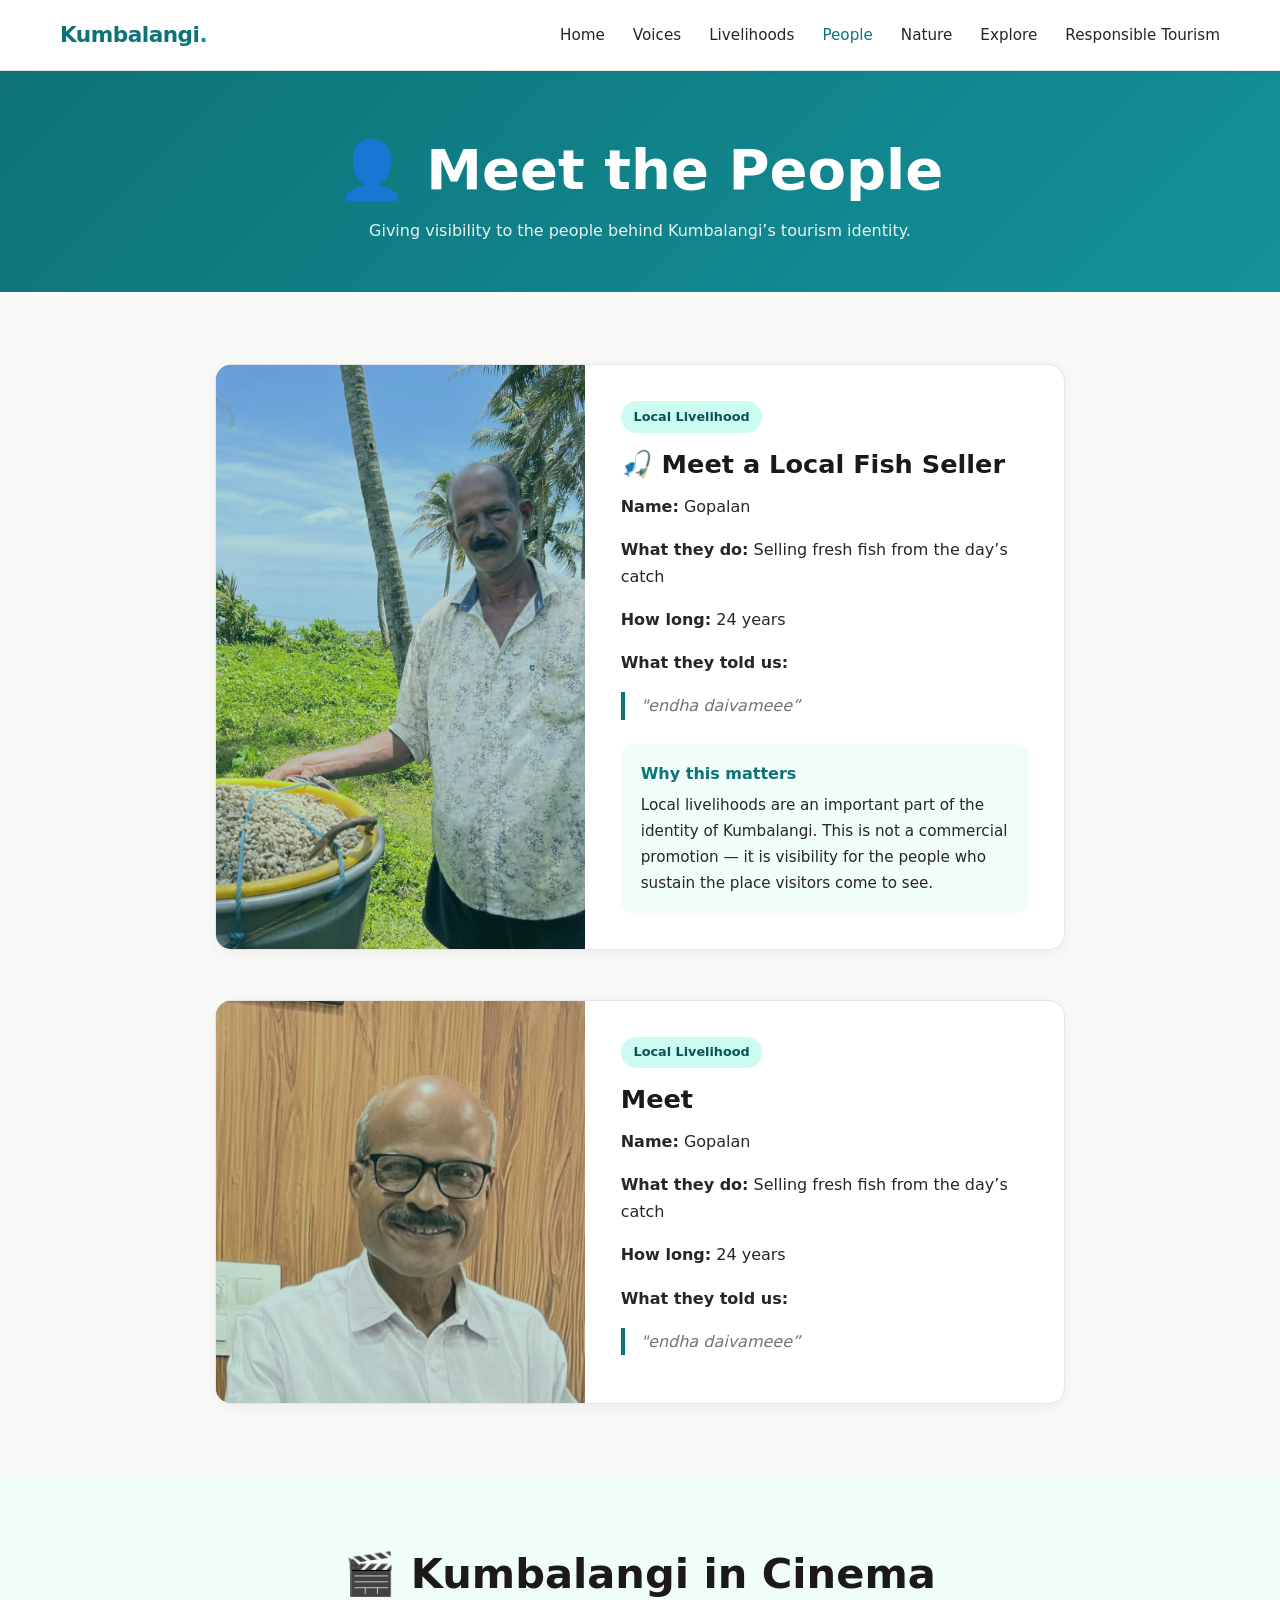
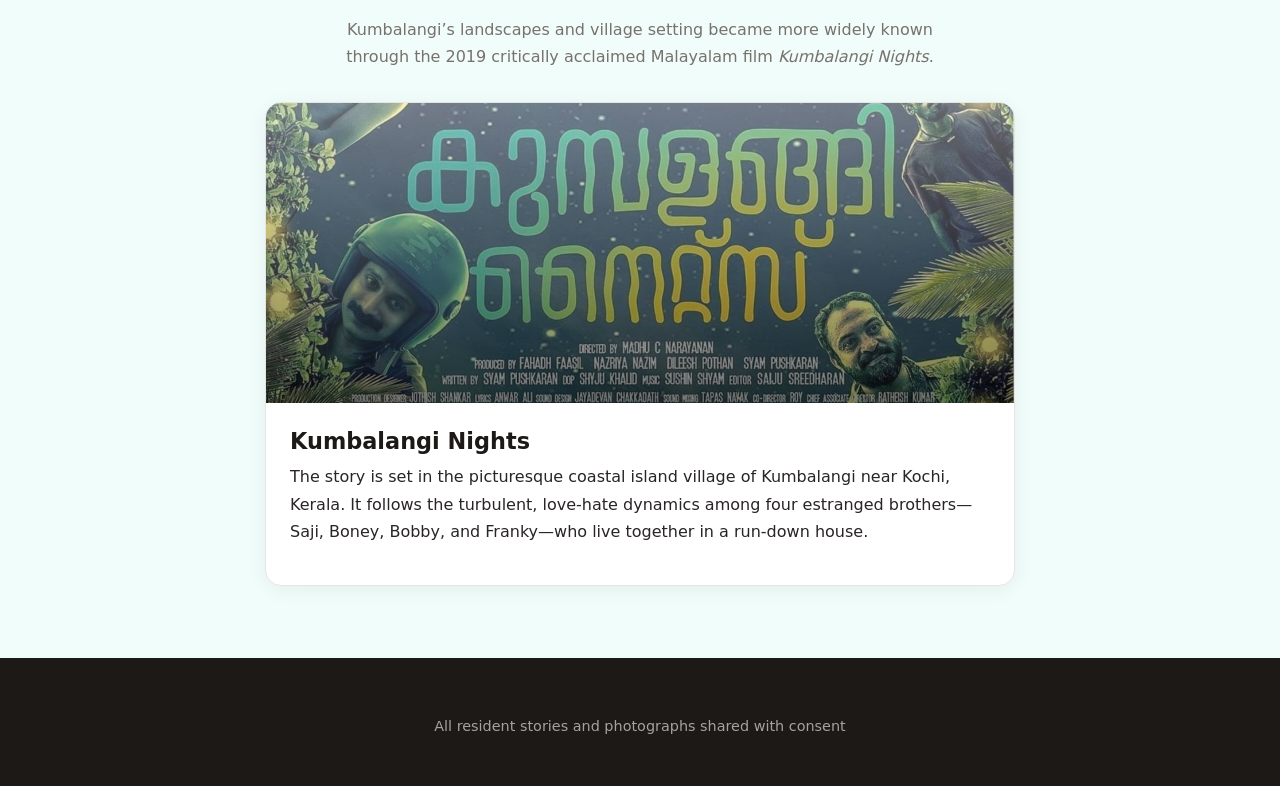
<file: pages/people.html>
<!DOCTYPE html>
<html lang="en">
<head>
  <meta charset="UTF-8">
  <meta name="viewport" content="width=device-width, initial-scale=1.0">
  <title>Meet the People of Kumbalangi</title>
  <link rel="stylesheet" href="../css/style.css">
</head>
<body>
  <header class="header">
    <div class="container nav">
      <a href="../index.html" class="logo">Kumbalangi<span>.</span></a>
      <button class="menu-toggle" aria-label="Menu">☰</button>
      <ul class="nav-links">
        <li><a href="../index.html">Home</a></li>
        <li><a href="voices.html">Voices</a></li>
        <li><a href="livelihoods.html">Livelihoods</a></li>
        <li><a href="people.html" class="active">People</a></li>
        <li><a href="nature.html">Nature</a></li>
        <li><a href="explore.html">Explore</a></li>
        <li><a href="responsible.html">Responsible Tourism</a></li>
      </ul>
    </div>
  </header>

  <section style="background:linear-gradient(135deg,#0d7377,#14919b); color:white; padding:4rem 0 3rem; text-align:center;">
    <div class="container">
      <h1 style="color:white;">👤 Meet the People</h1>
      <p style="opacity:0.9; max-width:600px; margin:0.75rem auto 0;">Giving visibility to the people behind Kumbalangi’s tourism identity.</p>
    </div>
  </section>

  <section class="section">
    <div class="container">
      <div class="card" style="max-width:850px; margin:0 auto; overflow:hidden;">
        <div style="display:grid; grid-template-columns:1fr 1.3fr; gap:0;">
          <div style="background:#0f766e; min-height:300px; display:flex; align-items:center; justify-content:center; color:white; position:relative;">
            <img src="../images/chippalu_thatha.jpeg" alt="Local seller beside a basket of shellfish" style="position:absolute; inset:0; width:100%; height:100%; object-fit:cover; opacity:0.75;">
          </div>
          <div class="card-body" style="padding:2.25rem;">
            <span class="voice-badge">Local Livelihood</span>
            <h2 style="font-size:1.6rem; margin-bottom:0.75rem;">🎣 Meet a Local Fish Seller</h2>
            <p><strong>Name:</strong> Gopalan</p>
            <p><strong>What they do:</strong> Selling fresh fish from the day’s catch</p>
            <p><strong>How long:</strong> 24 years</p>
            <p style="margin-top:1rem;"><strong>What they told us:</strong></p>
            <blockquote style="border-left:4px solid var(--primary); padding-left:1rem; margin:0.75rem 0; color:var(--earth); font-style:italic;">
              "endha daivameee”
            </blockquote>
            <div style="background:#f0fdfa; border-radius:0.75rem; padding:1rem 1.25rem; margin-top:1.5rem;">
              <strong style="color:var(--primary);">Why this matters</strong>
              <p style="margin:0.4rem 0 0; font-size:0.95rem;">Local livelihoods are an important part of the identity of Kumbalangi. This is not a commercial promotion — it is visibility for the people who sustain the place visitors come to see.</p>
            </div>
          </div>
        </div>
      </div>

      <div class="container" style="padding-top: 50px;">
      <div class="card" style="max-width:850px; margin:0 auto; overflow:hidden;">
        <div style="display:grid; grid-template-columns:1fr 1.3fr; gap:0;">
          <div style="background:#0f766e; min-height:300px; display:flex; align-items:center; justify-content:center; color:white; position:relative;">
            <img src="../images/navvu.jpeg" alt="Local seller beside a basket of shellfish" style="position:absolute; inset:0; width:100%; height:100%; object-fit:cover; opacity:0.75;">
          </div>
          <div class="card-body" style="padding:2.25rem;">
            <span class="voice-badge">Local Livelihood</span>
            <h2 style="font-size:1.6rem; margin-bottom:0.75rem;">Meet </h2>
            <p><strong>Name:</strong> Gopalan</p>
            <p><strong>What they do:</strong> Selling fresh fish from the day’s catch</p>
            <p><strong>How long:</strong> 24 years</p>
            <p style="margin-top:1rem;"><strong>What they told us:</strong></p>
            <blockquote style="border-left:4px solid var(--primary); padding-left:1rem; margin:0.75rem 0; color:var(--earth); font-style:italic;">
              "endha daivameee”
            </blockquote>
          </div>
        </div>
      </div>

      
    </div>
  </section>

  <!-- Culture / Cinema -->
  <section class="section section-alt">
    <div class="container">
      <h2 style="text-align:center;">🎬 Kumbalangi in Cinema</h2>
      <p style="text-align:center; max-width:620px; margin:0 auto 2rem; color:var(--earth);">
        Kumbalangi’s landscapes and village setting became more widely known through the 2019 critically acclaimed Malayalam film <em>Kumbalangi Nights</em>.
      </p>

      <div class="card" style="max-width:750px; margin:0 auto;">
        <div style="height:300px; background:linear-gradient(rgba(247, 245, 245, 0.4),rgba(0,0,0,0.5)), url('../images/kn.jpeg') center/cover; display:flex; align-items:center; justify-content:center; color:white;">
          <div style="text-align:center;">
          </div>
        </div>
        <div class="card-body">
          <h3>Kumbalangi Nights</h3>
          <p>The story is set in the picturesque coastal island village of Kumbalangi near Kochi, Kerala. It follows the turbulent, love-hate dynamics among four estranged brothers—Saji, Boney, Bobby, and Franky—who live together in a run-down house.</p>
        </div>
      </div>
    </div>
  </section>

  <footer class="footer">
    <div class="container">
      <div class="footer-bottom" style="border:none; padding-top:0;">
        <p>All resident stories and photographs shared with consent</p>
      </div>
    </div>
  </footer>
  <script src="../js/main.js"></script>
</body>
</html>
</file>
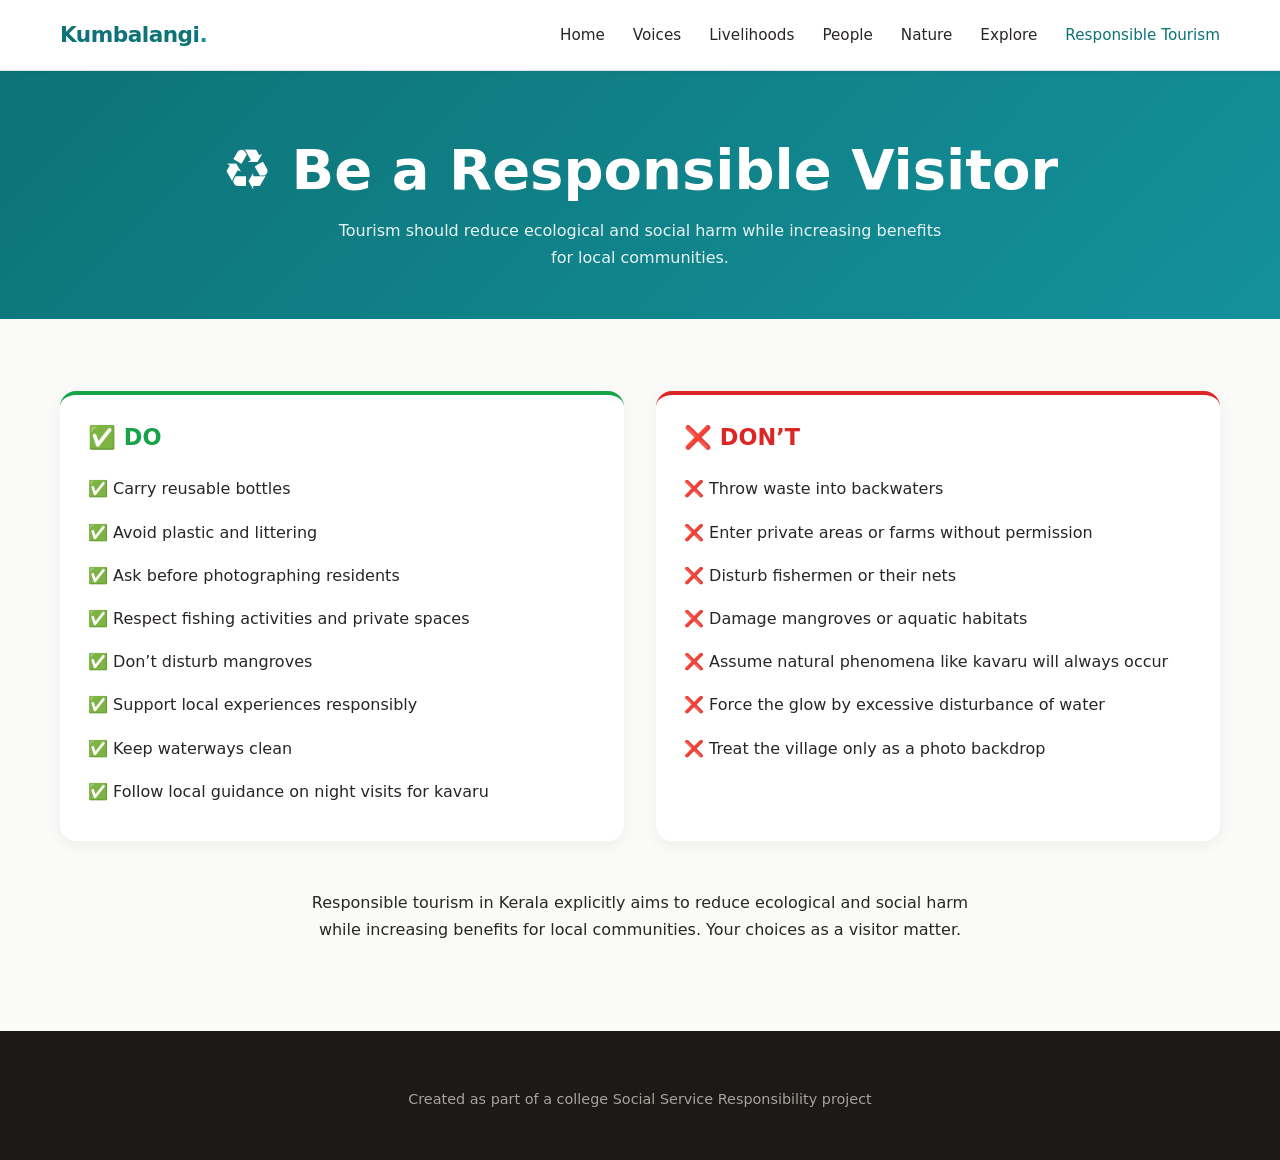
<file: pages/responsible.html>
<!DOCTYPE html>
<html lang="en">
<head>
  <meta charset="UTF-8">
  <meta name="viewport" content="width=device-width, initial-scale=1.0">
  <title>Be a Responsible Visitor — Kumbalangi</title>
  <link rel="stylesheet" href="../css/style.css">
</head>
<body>
  <header class="header">
    <div class="container nav">
      <a href="../index.html" class="logo">Kumbalangi<span>.</span></a>
      <button class="menu-toggle" aria-label="Menu">☰</button>
      <ul class="nav-links">
        <li><a href="../index.html">Home</a></li>
        <li><a href="voices.html">Voices</a></li>
        <li><a href="livelihoods.html">Livelihoods</a></li>
        <li><a href="people.html">People</a></li>
        <li><a href="nature.html">Nature</a></li>
        <li><a href="explore.html">Explore</a></li>
        <li><a href="responsible.html" class="active">Responsible Tourism</a></li>
      </ul>
    </div>
  </header>

  <section style="background:linear-gradient(135deg,#0d7377,#14919b); color:white; padding:4rem 0 3rem; text-align:center;">
    <div class="container">
      <h1 style="color:white;">♻️ Be a Responsible Visitor</h1>
      <p style="opacity:0.9; max-width:620px; margin:0.75rem auto 0;">Tourism should reduce ecological and social harm while increasing benefits for local communities.</p>
    </div>
  </section>

  <section class="section">
    <div class="container">
      <div class="do-dont">
        <div class="do-list">
          <h3 style="color:var(--success);">✅ DO</h3>
          <ul>
            <li>✅ Carry reusable bottles</li>
            <li>✅ Avoid plastic and littering</li>
            <li>✅ Ask before photographing residents</li>
            <li>✅ Respect fishing activities and private spaces</li>
            <li>✅ Don’t disturb mangroves</li>
            <li>✅ Support local experiences responsibly</li>
            <li>✅ Keep waterways clean</li>
            <li>✅ Follow local guidance on night visits for kavaru</li>
          </ul>
        </div>
        <div class="dont-list">
          <h3 style="color:#dc2626;">❌ DON’T</h3>
          <ul>
            <li>❌ Throw waste into backwaters</li>
            <li>❌ Enter private areas or farms without permission</li>
            <li>❌ Disturb fishermen or their nets</li>
            <li>❌ Damage mangroves or aquatic habitats</li>
            <li>❌ Assume natural phenomena like kavaru will always occur</li>
            <li>❌ Force the glow by excessive disturbance of water</li>
            <li>❌ Treat the village only as a photo backdrop</li>
          </ul>
        </div>
      </div>

      <div style="max-width:700px; margin:3rem auto 0; text-align:center;">
        <p>Responsible tourism in Kerala explicitly aims to reduce ecological and social harm while increasing benefits for local communities. Your choices as a visitor matter.</p>
      </div>
    </div>
  </section>

  <footer class="footer">
    <div class="container">
      <div class="footer-bottom" style="border:none; padding-top:0;">
        <p>Created as part of a college Social Service Responsibility project</p>
      </div>
    </div>
  </footer>
  <script src="../js/main.js"></script>
</body>
</html>
</file>
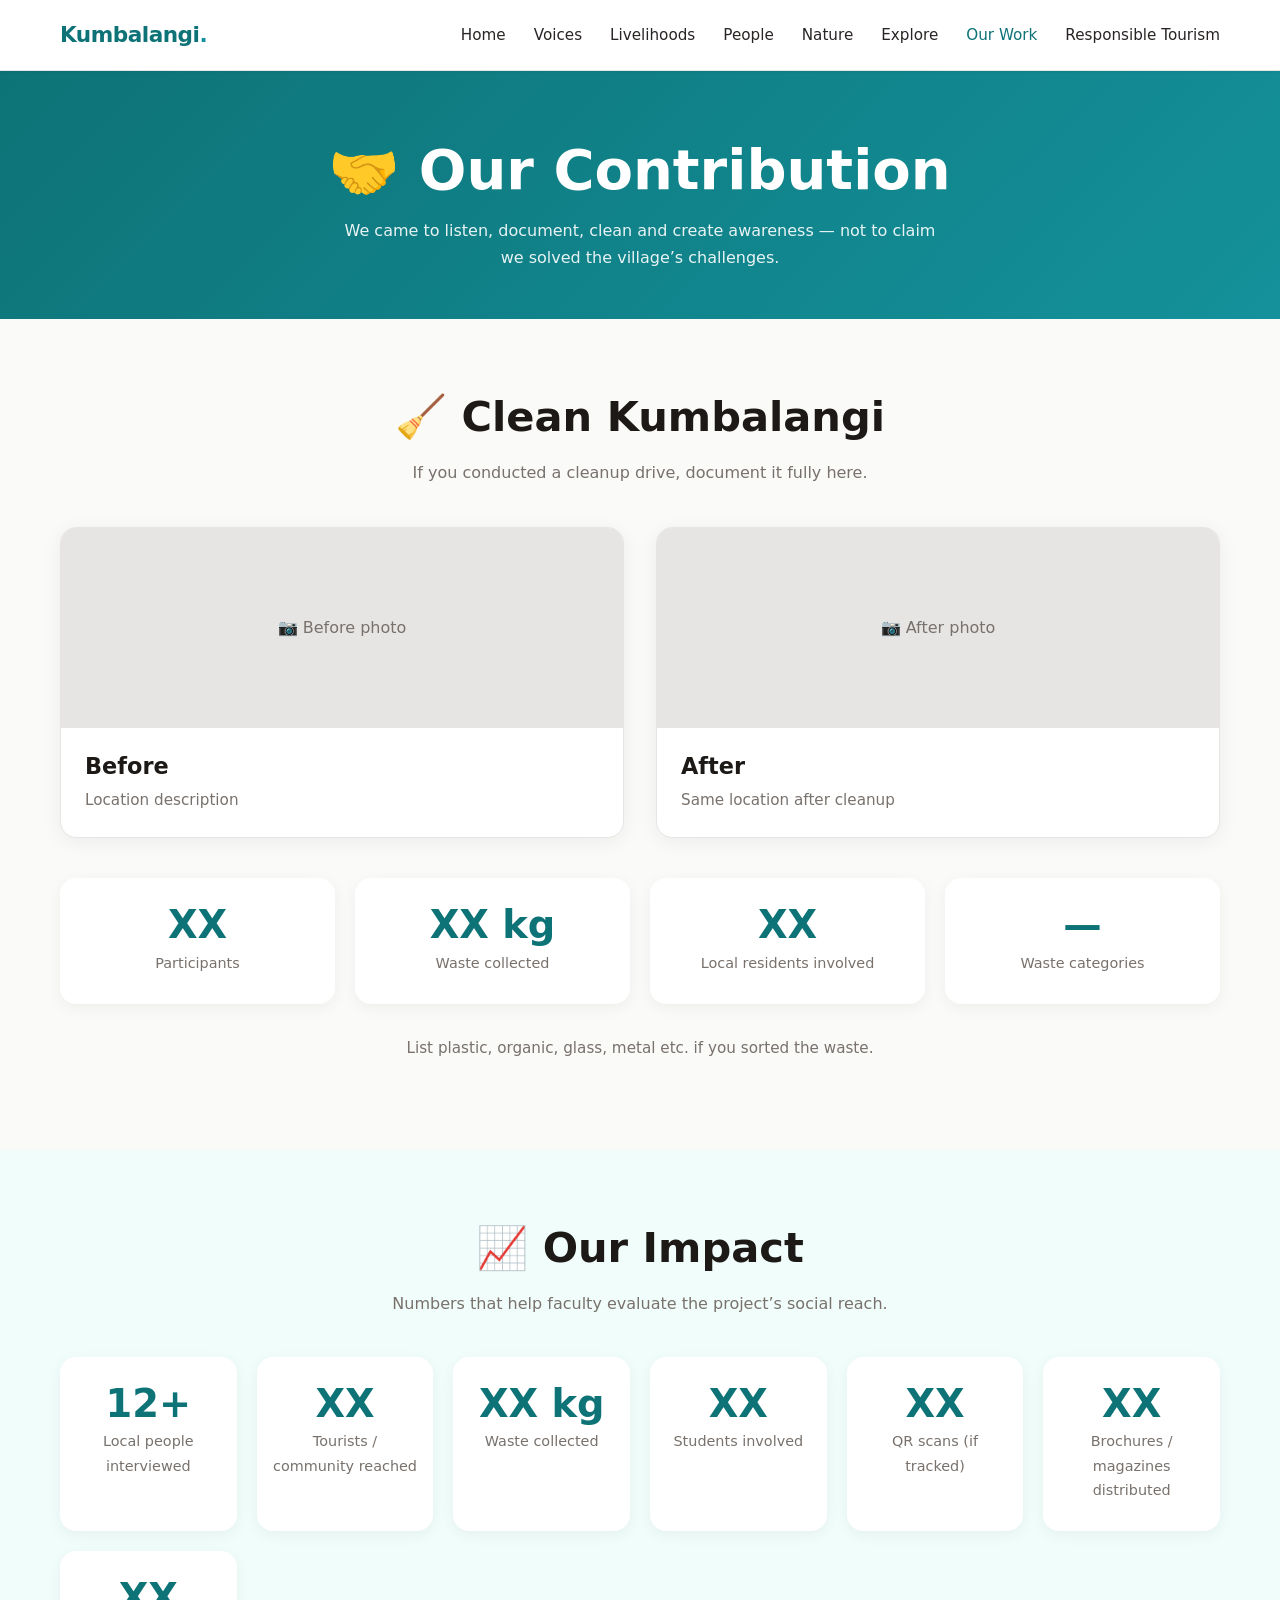
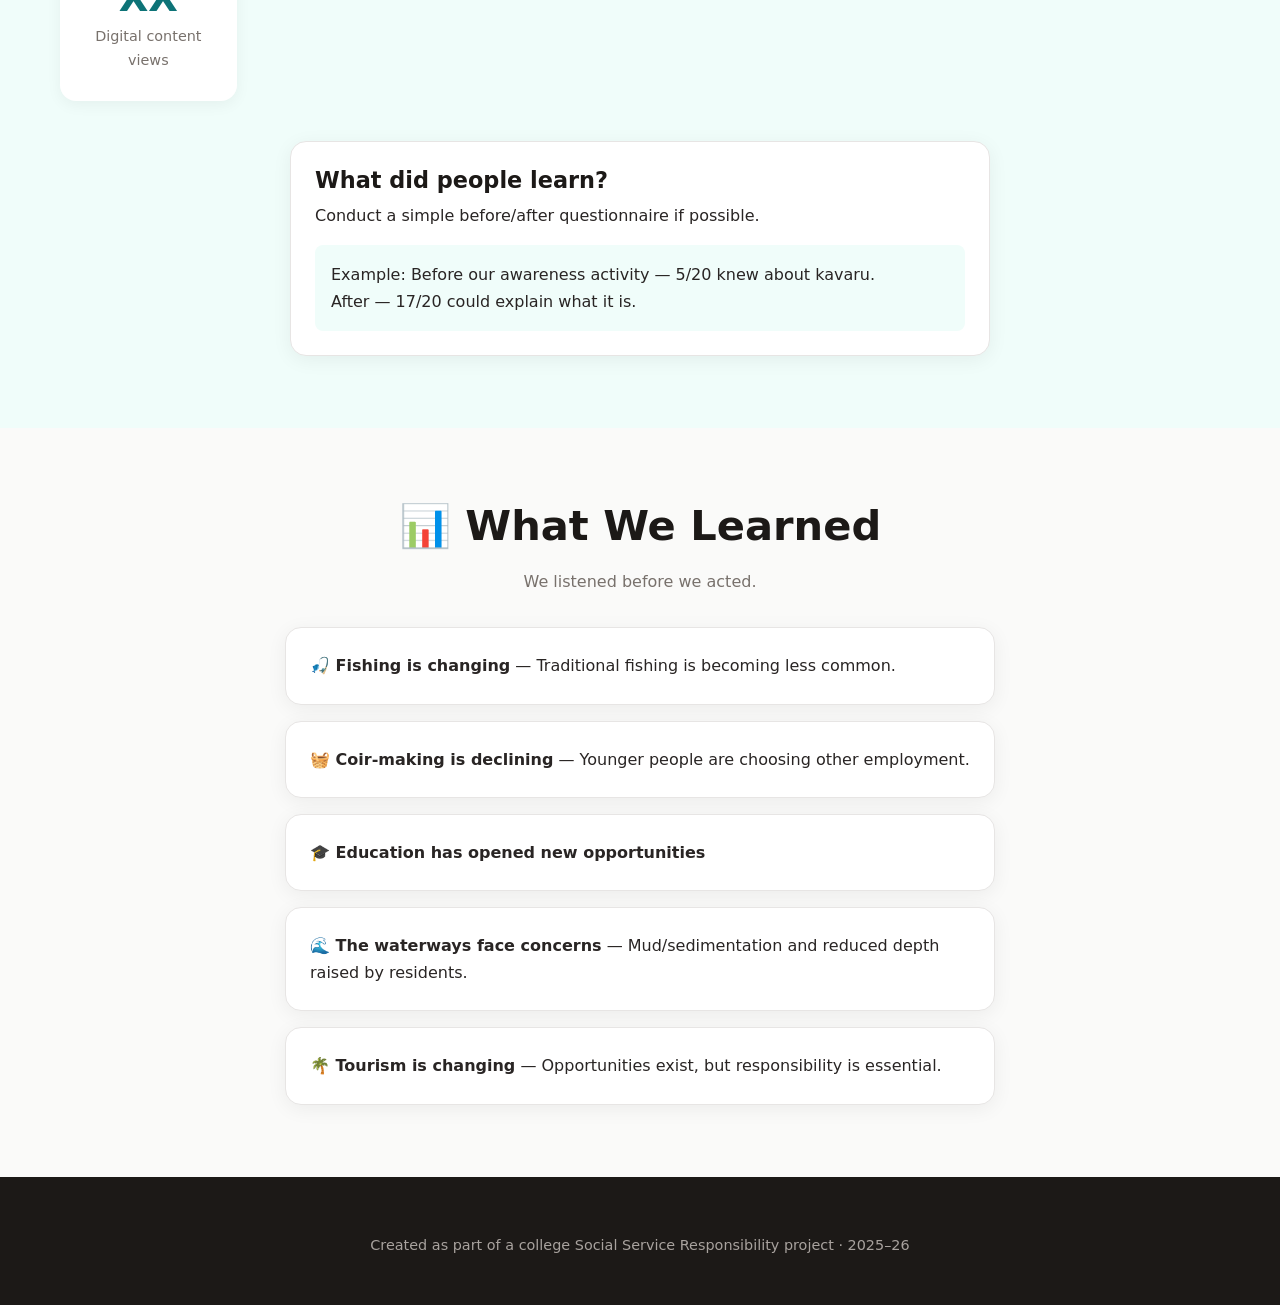
<file: pages/ssr.html>
<!DOCTYPE html>
<html lang="en">
<head>
  <meta charset="UTF-8">
  <meta name="viewport" content="width=device-width, initial-scale=1.0">
  <title>Our SSR Work — Clean Kumbalangi & Impact</title>
  <link rel="stylesheet" href="../css/style.css">
</head>
<body>
  <header class="header">
    <div class="container nav">
      <a href="../index.html" class="logo">Kumbalangi<span>.</span></a>
      <button class="menu-toggle" aria-label="Menu">☰</button>
      <ul class="nav-links">
        <li><a href="../index.html">Home</a></li>
        <li><a href="voices.html">Voices</a></li>
        <li><a href="livelihoods.html">Livelihoods</a></li>
        <li><a href="people.html">People</a></li>
        <li><a href="nature.html">Nature</a></li>
        <li><a href="explore.html">Explore</a></li>
        <li><a href="ssr.html" class="active">Our Work</a></li>
        <li><a href="responsible.html">Responsible Tourism</a></li>
      </ul>
    </div>
  </header>

  <section style="background:linear-gradient(135deg,#0d7377,#14919b); color:white; padding:4rem 0 3rem; text-align:center;">
    <div class="container">
      <h1 style="color:white;">🤝 Our Contribution</h1>
      <p style="opacity:0.9; max-width:600px; margin:0.75rem auto 0;">We came to listen, document, clean and create awareness — not to claim we solved the village’s challenges.</p>
    </div>
  </section>

  <!-- Clean-up -->
  <section class="section">
    <div class="container">
      <h2 style="text-align:center;">🧹 Clean Kumbalangi</h2>
      <p style="text-align:center; color:var(--earth); margin-bottom:2.5rem;">If you conducted a cleanup drive, document it fully here.</p>

      <div style="display:grid; grid-template-columns:1fr 1fr; gap:2rem; margin-bottom:2.5rem;">
        <div class="card">
          <div style="height:200px; background:#e7e5e4; display:flex; align-items:center; justify-content:center; color:var(--earth);">
            📷 Before photo
          </div>
          <div class="card-body">
            <h3>Before</h3>
            <p style="margin:0; color:var(--earth); font-size:0.95rem;">Location description</p>
          </div>
        </div>
        <div class="card">
          <div style="height:200px; background:#e7e5e4; display:flex; align-items:center; justify-content:center; color:var(--earth);">
            📷 After photo
          </div>
          <div class="card-body">
            <h3>After</h3>
            <p style="margin:0; color:var(--earth); font-size:0.95rem;">Same location after cleanup</p>
          </div>
        </div>
      </div>

      <div class="stats-grid" style="margin-bottom:2rem;">
        <div class="stat-card">
          <div class="stat-number">XX</div>
          <div class="stat-label">Participants</div>
        </div>
        <div class="stat-card">
          <div class="stat-number">XX kg</div>
          <div class="stat-label">Waste collected</div>
        </div>
        <div class="stat-card">
          <div class="stat-number">XX</div>
          <div class="stat-label">Local residents involved</div>
        </div>
        <div class="stat-card">
          <div class="stat-number">—</div>
          <div class="stat-label">Waste categories</div>
        </div>
      </div>
      <p style="text-align:center; color:var(--earth); font-size:0.95rem;">List plastic, organic, glass, metal etc. if you sorted the waste.</p>
    </div>
  </section>

  <!-- Impact -->
  <section class="section section-alt" id="impact">
    <div class="container">
      <h2 style="text-align:center;">📈 Our Impact</h2>
      <p style="text-align:center; color:var(--earth); margin-bottom:2.5rem;">Numbers that help faculty evaluate the project’s social reach.</p>

      <div class="stats-grid">
        <div class="stat-card">
          <div class="stat-number">12+</div>
          <div class="stat-label">Local people interviewed</div>
        </div>
        <div class="stat-card">
          <div class="stat-number">XX</div>
          <div class="stat-label">Tourists / community reached</div>
        </div>
        <div class="stat-card">
          <div class="stat-number">XX kg</div>
          <div class="stat-label">Waste collected</div>
        </div>
        <div class="stat-card">
          <div class="stat-number">XX</div>
          <div class="stat-label">Students involved</div>
        </div>
        <div class="stat-card">
          <div class="stat-number">XX</div>
          <div class="stat-label">QR scans (if tracked)</div>
        </div>
        <div class="stat-card">
          <div class="stat-number">XX</div>
          <div class="stat-label">Brochures / magazines distributed</div>
        </div>
        <div class="stat-card">
          <div class="stat-number">XX</div>
          <div class="stat-label">Digital content views</div>
        </div>
      </div>

      <div class="card" style="max-width:700px; margin:2.5rem auto 0;">
        <div class="card-body">
          <h3>What did people learn?</h3>
          <p>Conduct a simple before/after questionnaire if possible.</p>
          <p style="background:#f0fdfa; padding:1rem; border-radius:0.5rem; margin:1rem 0 0;">
            Example: Before our awareness activity — 5/20 knew about kavaru.<br>
            After — 17/20 could explain what it is.
          </p>
        </div>
      </div>
    </div>
  </section>

  <!-- What We Learned -->
  <section class="section">
    <div class="container" style="max-width:750px;">
      <h2 style="text-align:center;">📊 What We Learned</h2>
      <p style="text-align:center; color:var(--earth); margin-bottom:2rem;">We listened before we acted.</p>
      <div style="display:grid; gap:1rem;">
        <div class="card"><div class="card-body"><strong>🎣 Fishing is changing</strong> — Traditional fishing is becoming less common.</div></div>
        <div class="card"><div class="card-body"><strong>🧺 Coir-making is declining</strong> — Younger people are choosing other employment.</div></div>
        <div class="card"><div class="card-body"><strong>🎓 Education has opened new opportunities</strong></div></div>
        <div class="card"><div class="card-body"><strong>🌊 The waterways face concerns</strong> — Mud/sedimentation and reduced depth raised by residents.</div></div>
        <div class="card"><div class="card-body"><strong>🌴 Tourism is changing</strong> — Opportunities exist, but responsibility is essential.</div></div>
      </div>
    </div>
  </section>

  <footer class="footer">
    <div class="container">
      <div class="footer-bottom" style="border:none; padding-top:0;">
        <p>Created as part of a college Social Service Responsibility project · 2025–26</p>
      </div>
    </div>
  </footer>
  <script src="../js/main.js"></script>
</body>
</html>
</file>
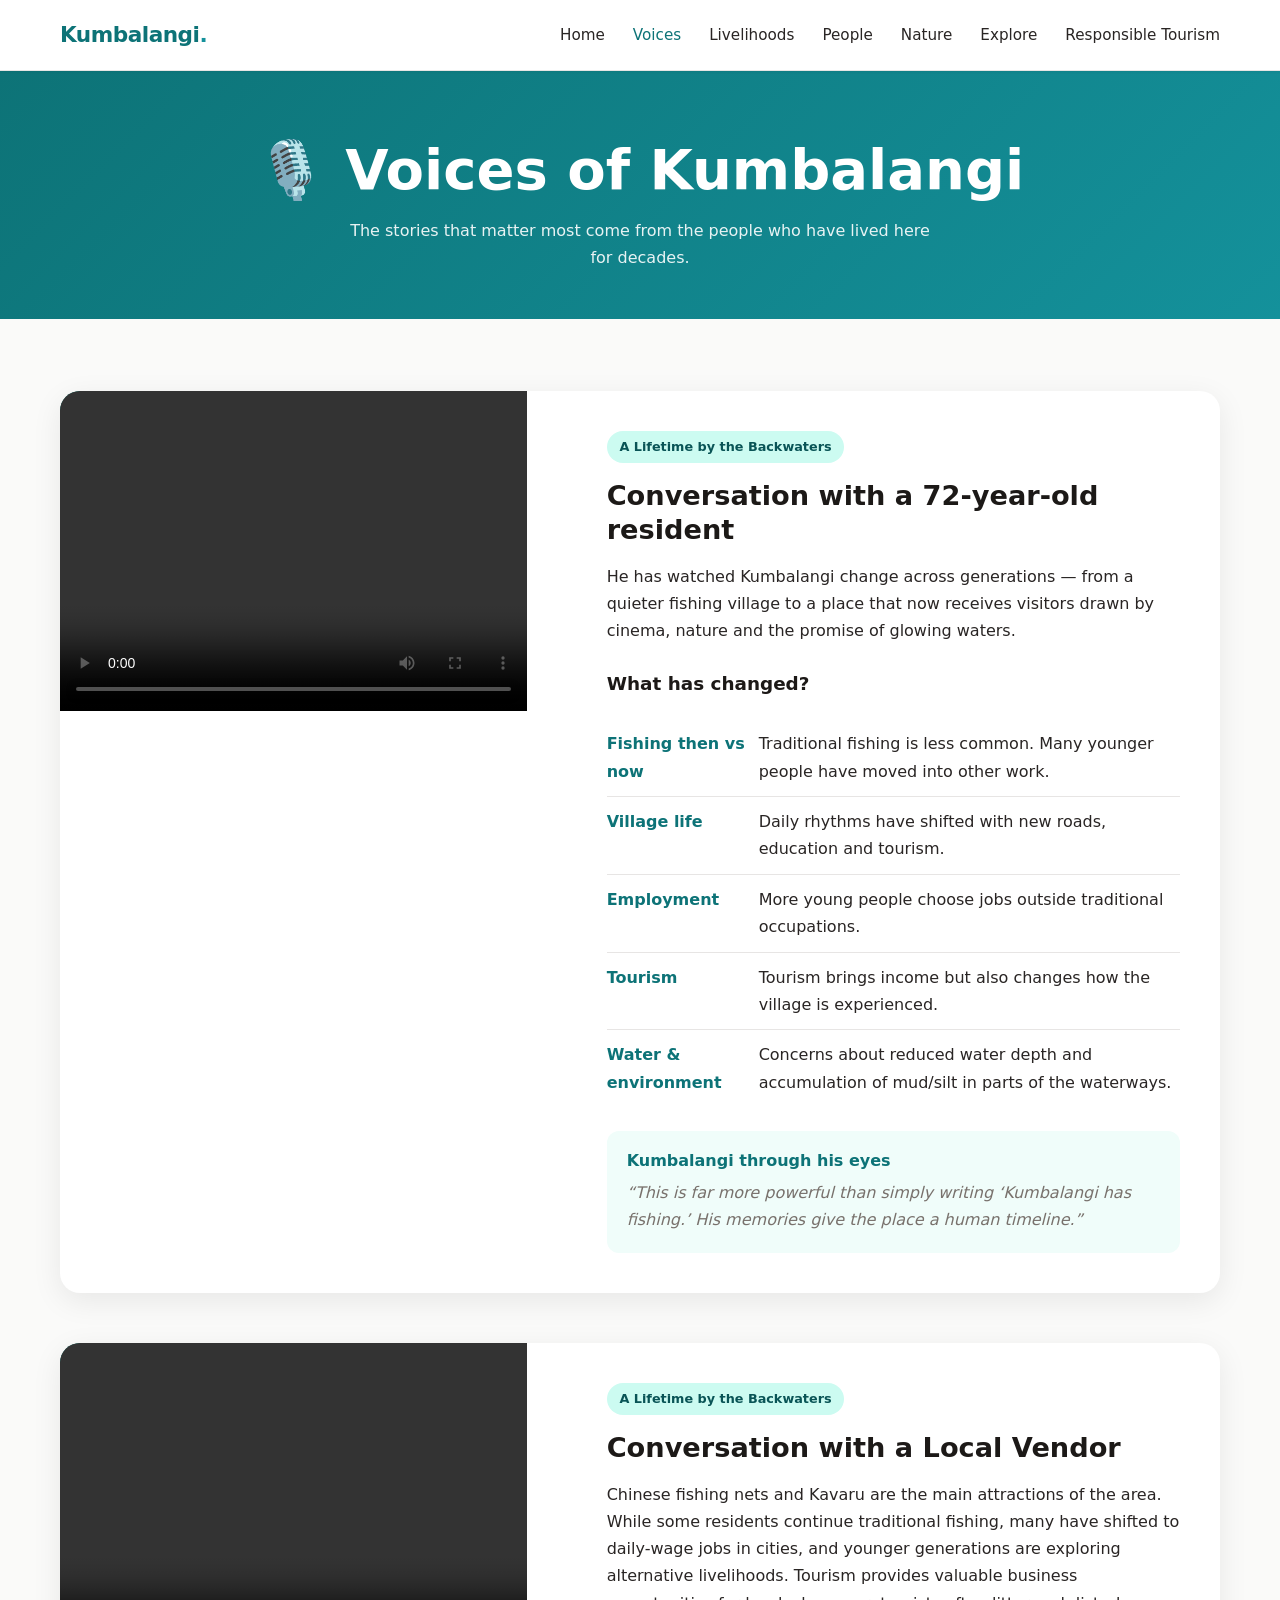
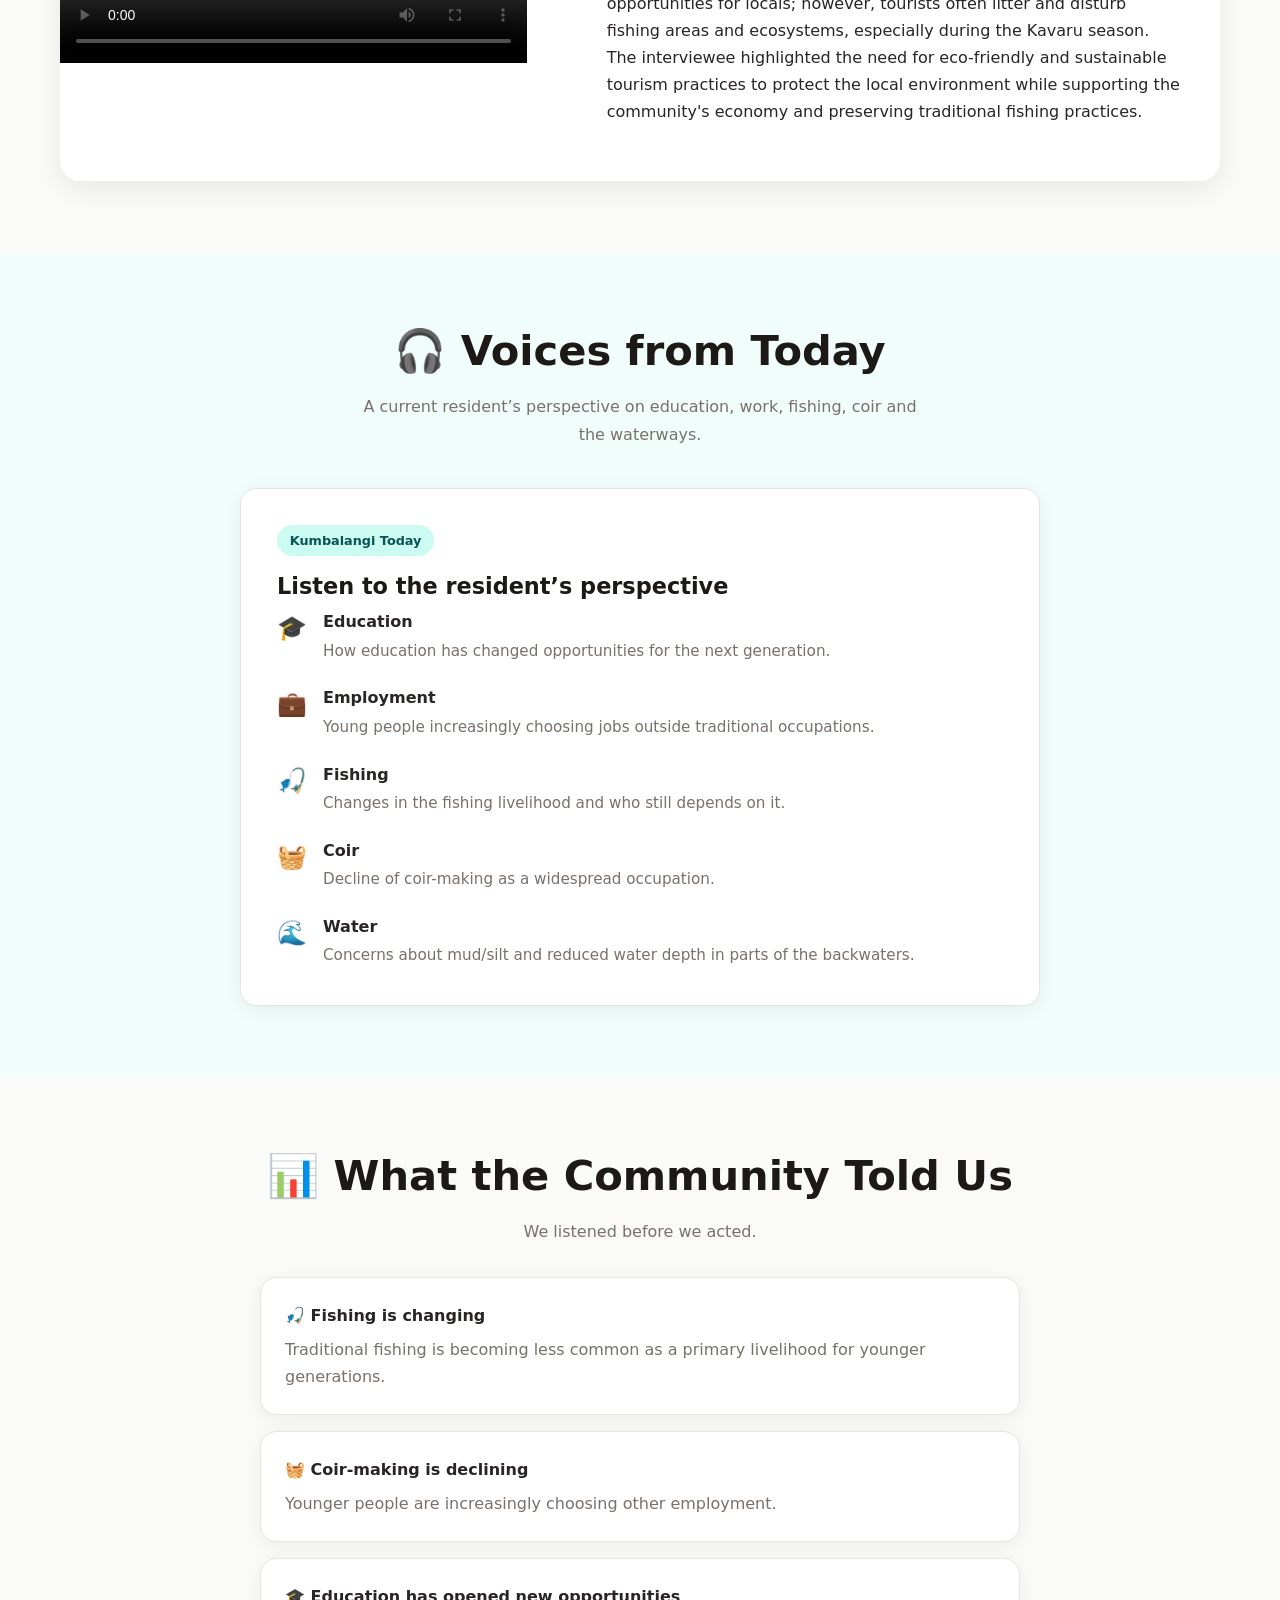
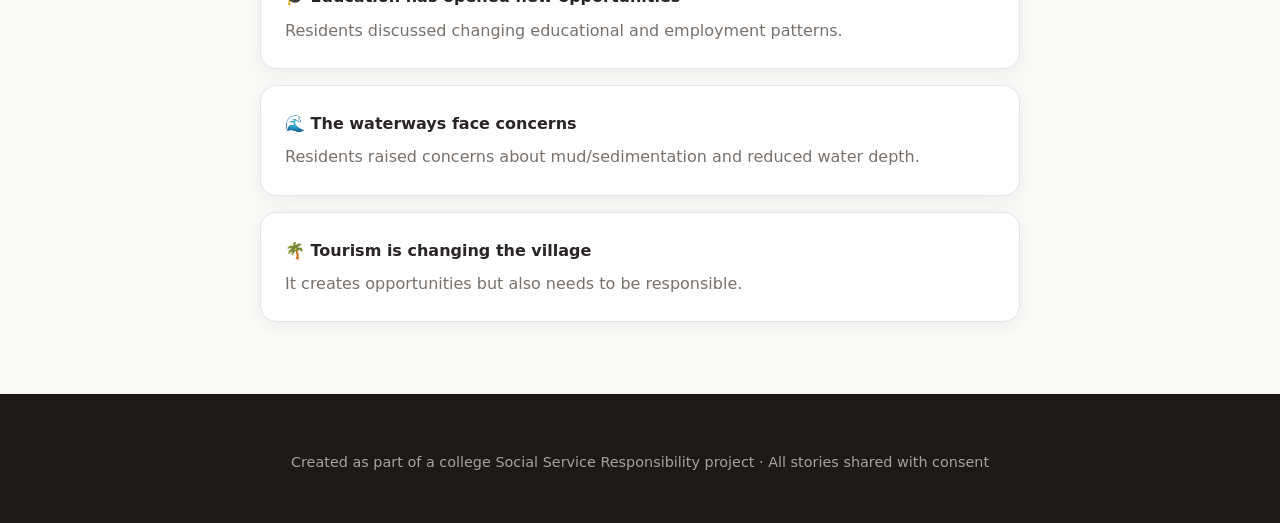
<file: pages/voices.html>
<!DOCTYPE html>
<html lang="en">
<head>
  <meta charset="UTF-8">
  <meta name="viewport" content="width=device-width, initial-scale=1.0">
  <title>Voices of Kumbalangi — Community Stories</title>
  <link rel="stylesheet" href="../css/style.css">
</head>
<body>
  <header class="header">
    <div class="container nav">
      <a href="../index.html" class="logo">Kumbalangi<span>.</span></a>
      <button class="menu-toggle" aria-label="Menu">☰</button>
      <ul class="nav-links">
        <li><a href="../index.html">Home</a></li>
        <li><a href="voices.html" class="active">Voices</a></li>
        <li><a href="livelihoods.html">Livelihoods</a></li>
        <li><a href="people.html">People</a></li>
        <li><a href="nature.html">Nature</a></li>
        <li><a href="explore.html">Explore</a></li>
        <li><a href="responsible.html">Responsible Tourism</a></li>
      </ul>
    </div>
  </header>

  <!-- Page Hero -->
  <section style="background:linear-gradient(135deg,#0d7377,#14919b); color:white; padding:4rem 0 3rem; text-align:center;">
    <div class="container">
      <h1 style="color:white;">🎙️ Voices of Kumbalangi</h1>
      <p style="opacity:0.9; max-width:600px; margin:0.75rem auto 0;">The stories that matter most come from the people who have lived here for decades.</p>
    </div>
  </section>

  <!-- 72-year-old -->
  <section class="section">
    <div class="container">
      <div class="voice-profile">
        <div class="voice-media">
          <video controls style="width:100%; height:320px; object-fit:cover;">
            <source src="../images/intlo_thatha_interview.mp4" type="video/mp4">
            Your browser does not support video playback.
          </video>
        </div>
        <div class="voice-content">
          <span class="voice-badge">A Lifetime by the Backwaters</span>
          <h2 style="font-size:1.7rem;">Conversation with a 72-year-old resident</h2>
          <p>He has watched Kumbalangi change across generations — from a quieter fishing village to a place that now receives visitors drawn by cinema, nature and the promise of glowing waters.</p>
          
          <h3 style="margin-top:1.75rem; font-size:1.15rem;">What has changed?</h3>
          <ul class="change-list">
            <li>
              <span class="label">Fishing then vs now</span>
              Traditional fishing is less common. Many younger people have moved into other work.
            </li>
            <li>
              <span class="label">Village life</span>
              Daily rhythms have shifted with new roads, education and tourism.
            </li>
            <li>
              <span class="label">Employment</span>
              More young people choose jobs outside traditional occupations.
            </li>
            <li>
              <span class="label">Tourism</span>
              Tourism brings income but also changes how the village is experienced.
            </li>
            <li>
              <span class="label">Water & environment</span>
              Concerns about reduced water depth and accumulation of mud/silt in parts of the waterways.
            </li>
          </ul>

          <div style="background:#f0fdfa; border-radius:0.75rem; padding:1.25rem; margin-top:1.5rem;">
            <h4 style="color:var(--primary); margin-bottom:0.5rem;">Kumbalangi through his eyes</h4>
            <p style="margin:0; font-style:italic; color:var(--earth);">“This is far more powerful than simply writing ‘Kumbalangi has fishing.’ His memories give the place a human timeline.”</p>
          </div>
        </div>
      </div>
    </div>

    <div class="container" style="padding-top: 50px;">
      <div class="voice-profile">
        <div class="voice-media">
          <video controls style="width:100%; height:320px; object-fit:cover;">
            <source src="../images/aunty_video.mp4" type="video/mp4">
            Your browser does not support video playback.
          </video>
        </div>
        <div class="voice-content">
          <span class="voice-badge">A Lifetime by the Backwaters</span>
          <h2 style="font-size:1.7rem;">Conversation with a Local Vendor</h2>
          <p>Chinese fishing nets and Kavaru are the main attractions of the area. While some residents continue traditional fishing, many have shifted to daily-wage jobs in cities, and younger generations are exploring alternative livelihoods.
Tourism provides valuable business opportunities for locals; however, tourists often litter and disturb fishing areas and ecosystems, especially during the Kavaru season. The interviewee highlighted the need for eco-friendly and sustainable tourism practices to protect the local environment while supporting the community's economy and preserving traditional fishing practices.</p>
          
          
        </div>
      </div>
    </div>
  </section>

  <!-- Voices from Today -->
  <section class="section section-alt">
    <div class="container">
      <h2 style="text-align:center;">🎧 Voices from Today</h2>
      <p style="text-align:center; max-width:560px; margin:0 auto 2.5rem; color:var(--earth);">A current resident’s perspective on education, work, fishing, coir and the waterways.</p>

      <div class="card" style="max-width:800px; margin:0 auto;">
        <div class="card-body" style="padding:2.25rem;">
          <span class="voice-badge">Kumbalangi Today</span>
          <h3>Listen to the resident’s perspective</h3>
          
          
          <div style="display:grid; gap:1.25rem;">
            <div style="display:flex; gap:1rem; align-items:flex-start;">
              <div style="font-size:1.5rem;">🎓</div>
              <div>
                <strong>Education</strong>
                <p style="margin:0.2rem 0 0; color:var(--earth); font-size:0.95rem;">How education has changed opportunities for the next generation.</p>
              </div>
            </div>
            <div style="display:flex; gap:1rem; align-items:flex-start;">
              <div style="font-size:1.5rem;">💼</div>
              <div>
                <strong>Employment</strong>
                <p style="margin:0.2rem 0 0; color:var(--earth); font-size:0.95rem;">Young people increasingly choosing jobs outside traditional occupations.</p>
              </div>
            </div>
            <div style="display:flex; gap:1rem; align-items:flex-start;">
              <div style="font-size:1.5rem;">🎣</div>
              <div>
                <strong>Fishing</strong>
                <p style="margin:0.2rem 0 0; color:var(--earth); font-size:0.95rem;">Changes in the fishing livelihood and who still depends on it.</p>
              </div>
            </div>
            <div style="display:flex; gap:1rem; align-items:flex-start;">
              <div style="font-size:1.5rem;">🧺</div>
              <div>
                <strong>Coir</strong>
                <p style="margin:0.2rem 0 0; color:var(--earth); font-size:0.95rem;">Decline of coir-making as a widespread occupation.</p>
              </div>
            </div>
            <div style="display:flex; gap:1rem; align-items:flex-start;">
              <div style="font-size:1.5rem;">🌊</div>
              <div>
                <strong>Water</strong>
                <p style="margin:0.2rem 0 0; color:var(--earth); font-size:0.95rem;">Concerns about mud/silt and reduced water depth in parts of the backwaters.</p>
              </div>
            </div>
          </div>
        </div>
      </div>
    </div>
  </section>

  <!-- What We Learned -->
  <section class="section">
    <div class="container" style="max-width:800px;">
      <h2 style="text-align:center;">📊 What the Community Told Us</h2>
      <p style="text-align:center; color:var(--earth); margin-bottom:2rem;">We listened before we acted.</p>
      
      <div style="display:grid; gap:1rem;">
        <div class="card"><div class="card-body">
          <strong>🎣 Fishing is changing</strong>
          <p style="margin:0.4rem 0 0; color:var(--earth);">Traditional fishing is becoming less common as a primary livelihood for younger generations.</p>
        </div></div>
        <div class="card"><div class="card-body">
          <strong>🧺 Coir-making is declining</strong>
          <p style="margin:0.4rem 0 0; color:var(--earth);">Younger people are increasingly choosing other employment.</p>
        </div></div>
        <div class="card"><div class="card-body">
          <strong>🎓 Education has opened new opportunities</strong>
          <p style="margin:0.4rem 0 0; color:var(--earth);">Residents discussed changing educational and employment patterns.</p>
        </div></div>
        <div class="card"><div class="card-body">
          <strong>🌊 The waterways face concerns</strong>
          <p style="margin:0.4rem 0 0; color:var(--earth);">Residents raised concerns about mud/sedimentation and reduced water depth.</p>
        </div></div>
        <div class="card"><div class="card-body">
          <strong>🌴 Tourism is changing the village</strong>
          <p style="margin:0.4rem 0 0; color:var(--earth);">It creates opportunities but also needs to be responsible.</p>
        </div></div>
      </div>
    </div>
  </section>

  <footer class="footer">
    <div class="container">
      <div class="footer-bottom" style="border:none; padding-top:0;">
        <p>Created as part of a college Social Service Responsibility project · All stories shared with consent</p>
      </div>
    </div>
  </footer>
  <script src="../js/main.js"></script>
</body>
</html>
</file>
<file: css/style.css>
/* Kumbalangi Website - Custom Styles */
:root {
  --primary: #0d7377;
  --primary-dark: #095456;
  --secondary: #14919b;
  --accent: #2dd4bf;
  --water: #0ea5e9;
  --earth: #78716c;
  --sand: #f5f5f4;
  --dark: #1c1917;
  --text: #292524;
  --light: #fafaf9;
  --success: #16a34a;
  --warning: #d97706;
}

* {
  margin: 0;
  padding: 0;
  box-sizing: border-box;
}

body {
  font-family: 'Segoe UI', system-ui, -apple-system, sans-serif;
  color: var(--text);
  background: var(--light);
  line-height: 1.7;
  overflow-x: hidden;
}

/* Typography */
h1, h2, h3, h4 {
  font-weight: 700;
  line-height: 1.25;
  color: var(--dark);
}

h1 { font-size: clamp(2.2rem, 5vw, 3.5rem); }
h2 { font-size: clamp(1.8rem, 4vw, 2.6rem); margin-bottom: 1rem; }
h3 { font-size: 1.4rem; margin-bottom: 0.5rem; }

p { margin-bottom: 1rem; }

a { color: var(--primary); text-decoration: none; transition: 0.2s; }
a:hover { color: var(--primary-dark); }

/* Layout */
.container {
  width: 100%;
  max-width: 1200px;
  margin: 0 auto;
  padding: 0 1.25rem;
}

.section {
  padding: 4.5rem 0;
}

.section-alt {
  background: #f0fdfa;
}

/* Header */
.header {
  position: sticky;
  top: 0;
  z-index: 100;
  background: rgba(255,255,255,0.95);
  backdrop-filter: blur(12px);
  border-bottom: 1px solid #e7e5e4;
  box-shadow: 0 1px 3px rgba(0,0,0,0.05);
}

.nav {
  display: flex;
  align-items: center;
  justify-content: space-between;
  height: 70px;
}

.logo {
  font-size: 1.35rem;
  font-weight: 800;
  color: var(--primary);
  letter-spacing: -0.5px;
}

.logo span { color: var(--secondary); }

.nav-links {
  display: flex;
  gap: 1.75rem;
  list-style: none;
}

.nav-links a {
  font-weight: 500;
  font-size: 0.95rem;
  color: var(--text);
}

.nav-links a:hover,
.nav-links a.active {
  color: var(--primary);
}

.menu-toggle {
  display: none;
  background: none;
  border: none;
  font-size: 1.5rem;
  cursor: pointer;
  color: var(--dark);
}

/* Hero */
.hero {
  position: relative;
  height: 85vh;
  min-height: 520px;
  display: flex;
  align-items: center;
  justify-content: center;
  text-align: center;
  color: white;
  background: linear-gradient(rgba(13,115,119,0.55), rgba(9,84,86,0.7)),
              url('https://images.unsplash.com/photo-1602216056096-3b40cc0c9944?w=1600&q=80') center/cover no-repeat;
}

.hero-content {
  max-width: 780px;
  padding: 0 1.5rem;
}

.hero h1 {
  color: white;
  margin-bottom: 1rem;
  text-shadow: 0 2px 10px rgba(0,0,0,0.3);
}

.hero-tagline {
  font-size: 1.25rem;
  opacity: 0.95;
  margin-bottom: 1.5rem;
}

.hero-intro {
  font-size: 1.05rem;
  max-width: 600px;
  margin: 0 auto 2.5rem;
  opacity: 0.9;
}

/* Buttons */
.btn {
  display: inline-block;
  padding: 0.85rem 1.8rem;
  border-radius: 9999px;
  font-weight: 600;
  font-size: 0.95rem;
  transition: all 0.25s;
  border: none;
  cursor: pointer;
  text-align: center;
}

.btn-primary {
  background: white;
  color: var(--primary-dark);
}

.btn-primary:hover {
  background: var(--accent);
  color: white;
  transform: translateY(-2px);
}

.btn-outline {
  background: transparent;
  border: 2px solid white;
  color: white;
}

.btn-outline:hover {
  background: white;
  color: var(--primary-dark);
}

.btn-solid {
  background: var(--primary);
  color: white;
}

.btn-solid:hover {
  background: var(--primary-dark);
  transform: translateY(-2px);
}

/* Explore Buttons Grid */
.explore-grid {
  display: grid;
  grid-template-columns: repeat(auto-fit, minmax(220px, 1fr));
  gap: 1.25rem;
  margin-top: 2rem;
}

.explore-card {
  background: white;
  border-radius: 1rem;
  padding: 2rem 1.5rem;
  text-align: center;
  box-shadow: 0 4px 20px rgba(0,0,0,0.06);
  transition: all 0.3s;
  border: 1px solid #e7e5e4;
}

.explore-card:hover {
  transform: translateY(-6px);
  box-shadow: 0 12px 30px rgba(13,115,119,0.15);
  border-color: var(--accent);
}

.explore-card .icon {
  font-size: 2.5rem;
  margin-bottom: 0.75rem;
}

.explore-card h3 {
  color: var(--primary);
  margin-bottom: 0.4rem;
}

.explore-card p {
  font-size: 0.9rem;
  color: var(--earth);
  margin: 0;
}

/* Cards */
.card {
  background: white;
  border-radius: 1rem;
  overflow: hidden;
  box-shadow: 0 4px 20px rgba(0,0,0,0.06);
  border: 1px solid #e7e5e4;
  transition: 0.3s;
}

.card:hover {
  box-shadow: 0 10px 30px rgba(0,0,0,0.1);
}

.card-img {
  width: 100%;
  height: 220px;
  object-fit: cover;
}

.card-body {
  padding: 1.5rem;
}

/* Voices Section */
.voice-profile {
  display: grid;
  grid-template-columns: 1fr 1.4fr;
  gap: 2.5rem;
  align-items: start;
  background: white;
  border-radius: 1.25rem;
  overflow: hidden;
  box-shadow: 0 8px 30px rgba(0,0,0,0.08);
}

.voice-media {
  position: relative;
  background: #0f766e;
  min-height: 320px;
  display: flex;
  align-items: center;
  justify-content: center;
  color: white;
}

.voice-media img {
  width: 100%;
  height: 100%;
  object-fit: cover;
  position: absolute;
  inset: 0;
  opacity: 0.7;
}

.voice-content {
  padding: 2.5rem;
}

.voice-badge {
  display: inline-block;
  background: #ccfbf1;
  color: var(--primary-dark);
  font-size: 0.8rem;
  font-weight: 600;
  padding: 0.3rem 0.8rem;
  border-radius: 9999px;
  margin-bottom: 1rem;
}

.change-list {
  list-style: none;
  margin: 1.5rem 0;
}

.change-list li {
  padding: 0.7rem 0;
  border-bottom: 1px solid #e7e5e4;
  display: flex;
  gap: 0.75rem;
}

.change-list li:last-child { border-bottom: none; }

.change-list .label {
  font-weight: 600;
  color: var(--primary);
  min-width: 140px;
}

/* Livelihood Cards */
.livelihood-grid {
  display: grid;
  grid-template-columns: repeat(auto-fit, minmax(280px, 1fr));
  gap: 1.75rem;
}

.livelihood-card {
  background: white;
  border-radius: 1rem;
  padding: 1.75rem;
  border-left: 5px solid var(--primary);
  box-shadow: 0 4px 15px rgba(0,0,0,0.05);
}

.livelihood-card .icon {
  font-size: 2rem;
  margin-bottom: 0.75rem;
}

/* Nature / Kavaru */
.kavaru-hero {
  background: linear-gradient(135deg, #0c4a6e, #0e7490);
  color: white;
  border-radius: 1.25rem;
  padding: 3rem 2rem;
  text-align: center;
  position: relative;
  overflow: hidden;
}

.kavaru-hero::before {
  content: '';
  position: absolute;
  inset: 0;
  background: radial-gradient(circle at 30% 50%, rgba(45,212,191,0.25), transparent 60%);
}

.warning-box {
  background: #fffbeb;
  border: 1px solid #fcd34d;
  border-radius: 0.75rem;
  padding: 1.25rem 1.5rem;
  margin: 1.5rem 0;
  display: flex;
  gap: 1rem;
  align-items: flex-start;
}

.warning-box .icon { font-size: 1.5rem; }

/* Impact Stats */
.stats-grid {
  display: grid;
  grid-template-columns: repeat(auto-fit, minmax(150px, 1fr));
  gap: 1.25rem;
  text-align: center;
}

.stat-card {
  background: white;
  border-radius: 1rem;
  padding: 1.75rem 1rem;
  box-shadow: 0 4px 15px rgba(0,0,0,0.05);
}

.stat-number {
  font-size: 2.4rem;
  font-weight: 800;
  color: var(--primary);
  line-height: 1;
}

.stat-label {
  font-size: 0.9rem;
  color: var(--earth);
  margin-top: 0.4rem;
}

/* Responsible Tourism */
.do-dont {
  display: grid;
  grid-template-columns: 1fr 1fr;
  gap: 2rem;
}

.do-list, .dont-list {
  background: white;
  border-radius: 1rem;
  padding: 1.75rem;
  box-shadow: 0 4px 15px rgba(0,0,0,0.05);
}

.do-list { border-top: 4px solid var(--success); }
.dont-list { border-top: 4px solid #dc2626; }

.do-list ul, .dont-list ul {
  list-style: none;
  margin-top: 1rem;
}

.do-list li, .dont-list li {
  padding: 0.5rem 0;
  display: flex;
  gap: 0.6rem;
}

/* Trail */
.trail {
  position: relative;
  padding-left: 2rem;
}

.trail::before {
  content: '';
  position: absolute;
  left: 7px;
  top: 10px;
  bottom: 10px;
  width: 3px;
  background: var(--accent);
}

.trail-item {
  position: relative;
  margin-bottom: 1.75rem;
  padding-left: 1.5rem;
}

.trail-item::before {
  content: '';
  position: absolute;
  left: -2rem;
  top: 6px;
  width: 16px;
  height: 16px;
  border-radius: 50%;
  background: var(--primary);
  border: 3px solid white;
  box-shadow: 0 0 0 2px var(--primary);
}

/* Footer */
.footer {
  background: var(--dark);
  color: #a8a29e;
  padding: 3.5rem 0 2rem;
}

.footer-grid {
  display: grid;
  grid-template-columns: 2fr 1fr 1fr;
  gap: 2.5rem;
  margin-bottom: 2.5rem;
}

.footer h4 {
  color: white;
  margin-bottom: 1rem;
  font-size: 1.1rem;
}

.footer a {
  color: #a8a29e;
  display: block;
  margin-bottom: 0.4rem;
}

.footer a:hover { color: var(--accent); }

.footer-bottom {
  border-top: 1px solid #44403c;
  padding-top: 1.5rem;
  text-align: center;
  font-size: 0.9rem;
}

/* QR Section */
.qr-grid {
  display: grid;
  grid-template-columns: repeat(auto-fit, minmax(160px, 1fr));
  gap: 1.5rem;
  text-align: center;
}

.qr-card {
  background: white;
  border-radius: 1rem;
  padding: 1.5rem 1rem;
  box-shadow: 0 4px 15px rgba(0,0,0,0.05);
}

.qr-placeholder {
  width: 120px;
  height: 120px;
  background: #e7e5e4;
  margin: 0 auto 1rem;
  border-radius: 0.5rem;
  display: flex;
  align-items: center;
  justify-content: center;
  font-size: 0.8rem;
  color: var(--earth);
}

/* Responsive */
@media (max-width: 900px) {
  .nav-links {
    display: none;
    position: absolute;
    top: 70px;
    left: 0;
    right: 0;
    background: white;
    flex-direction: column;
    padding: 1.5rem;
    gap: 1rem;
    border-bottom: 1px solid #e7e5e4;
    box-shadow: 0 10px 20px rgba(0,0,0,0.08);
  }
  .nav-links.open { display: flex; }
  .menu-toggle { display: block; }
  .voice-profile { grid-template-columns: 1fr; }
  .do-dont { grid-template-columns: 1fr; }
  .footer-grid { grid-template-columns: 1fr; }
}

@media (max-width: 600px) {
  .section { padding: 3rem 0; }
  .hero { height: 75vh; }
}
</file>
